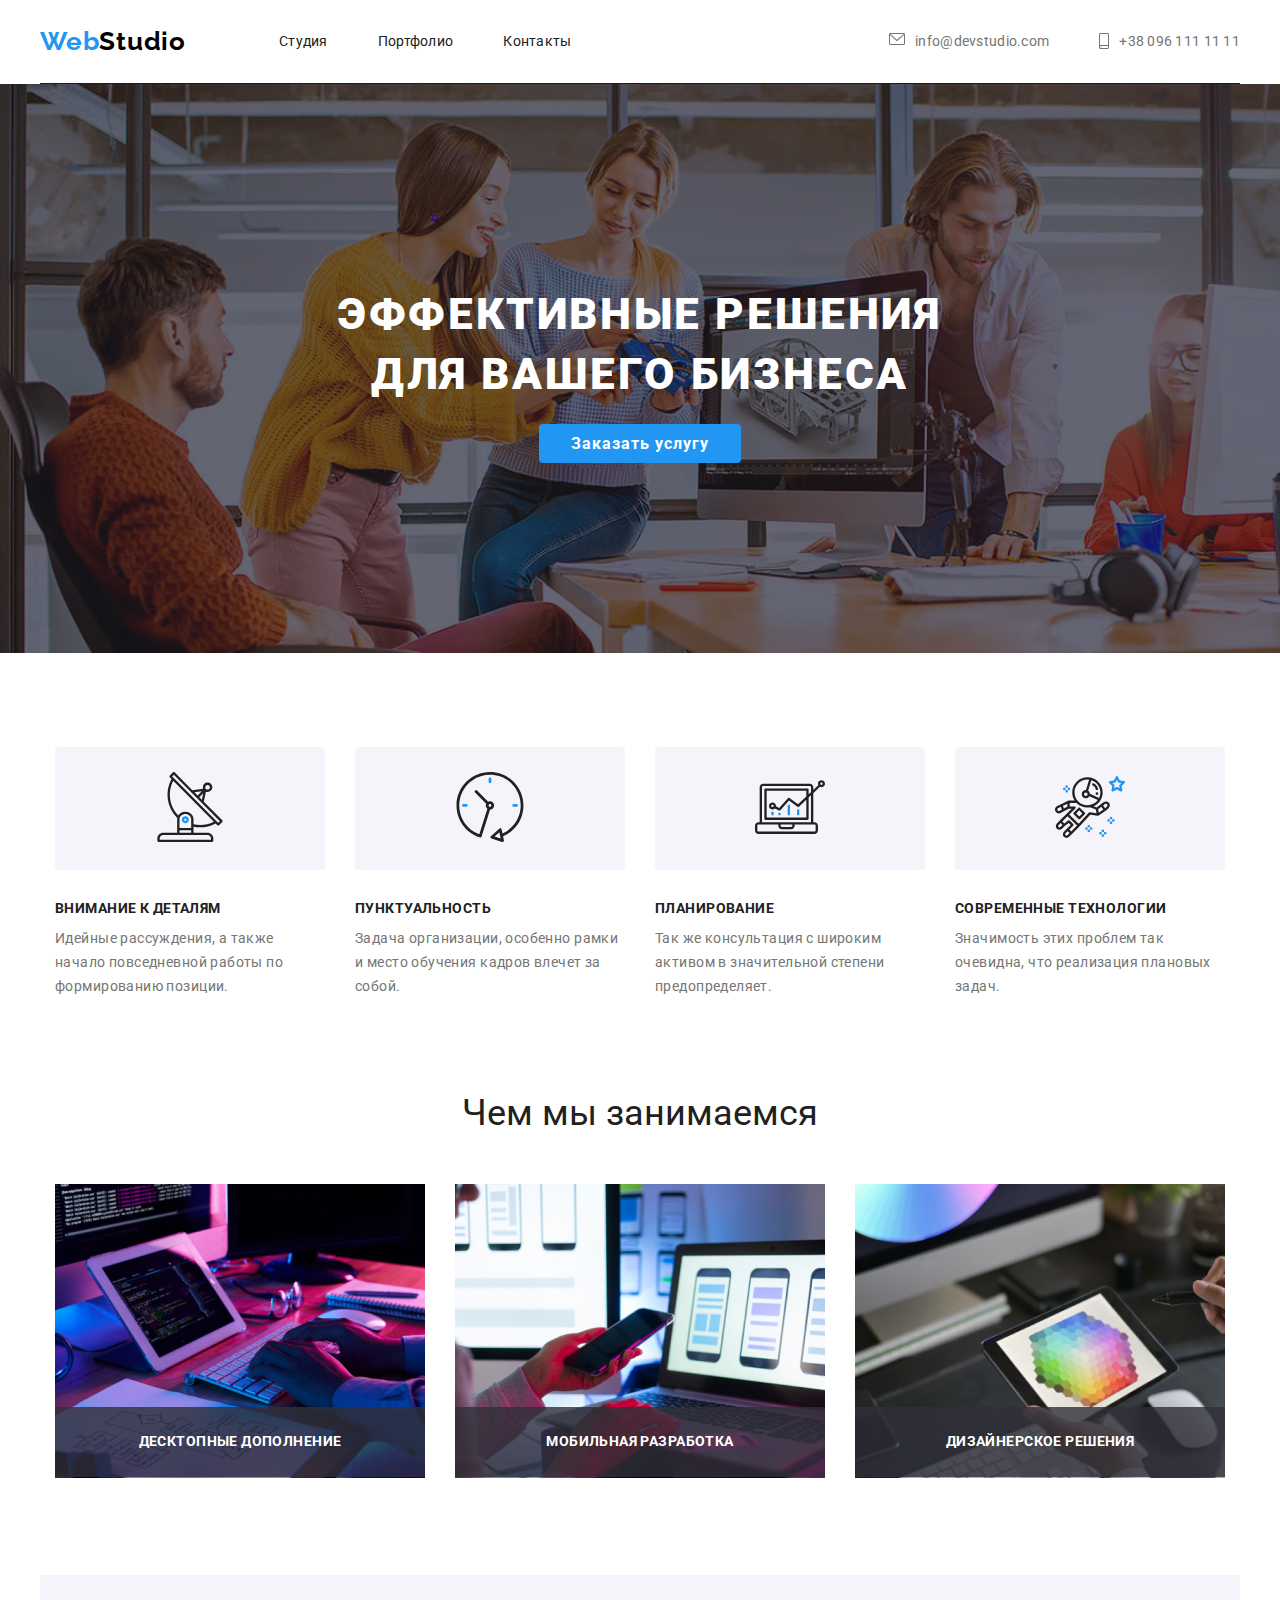
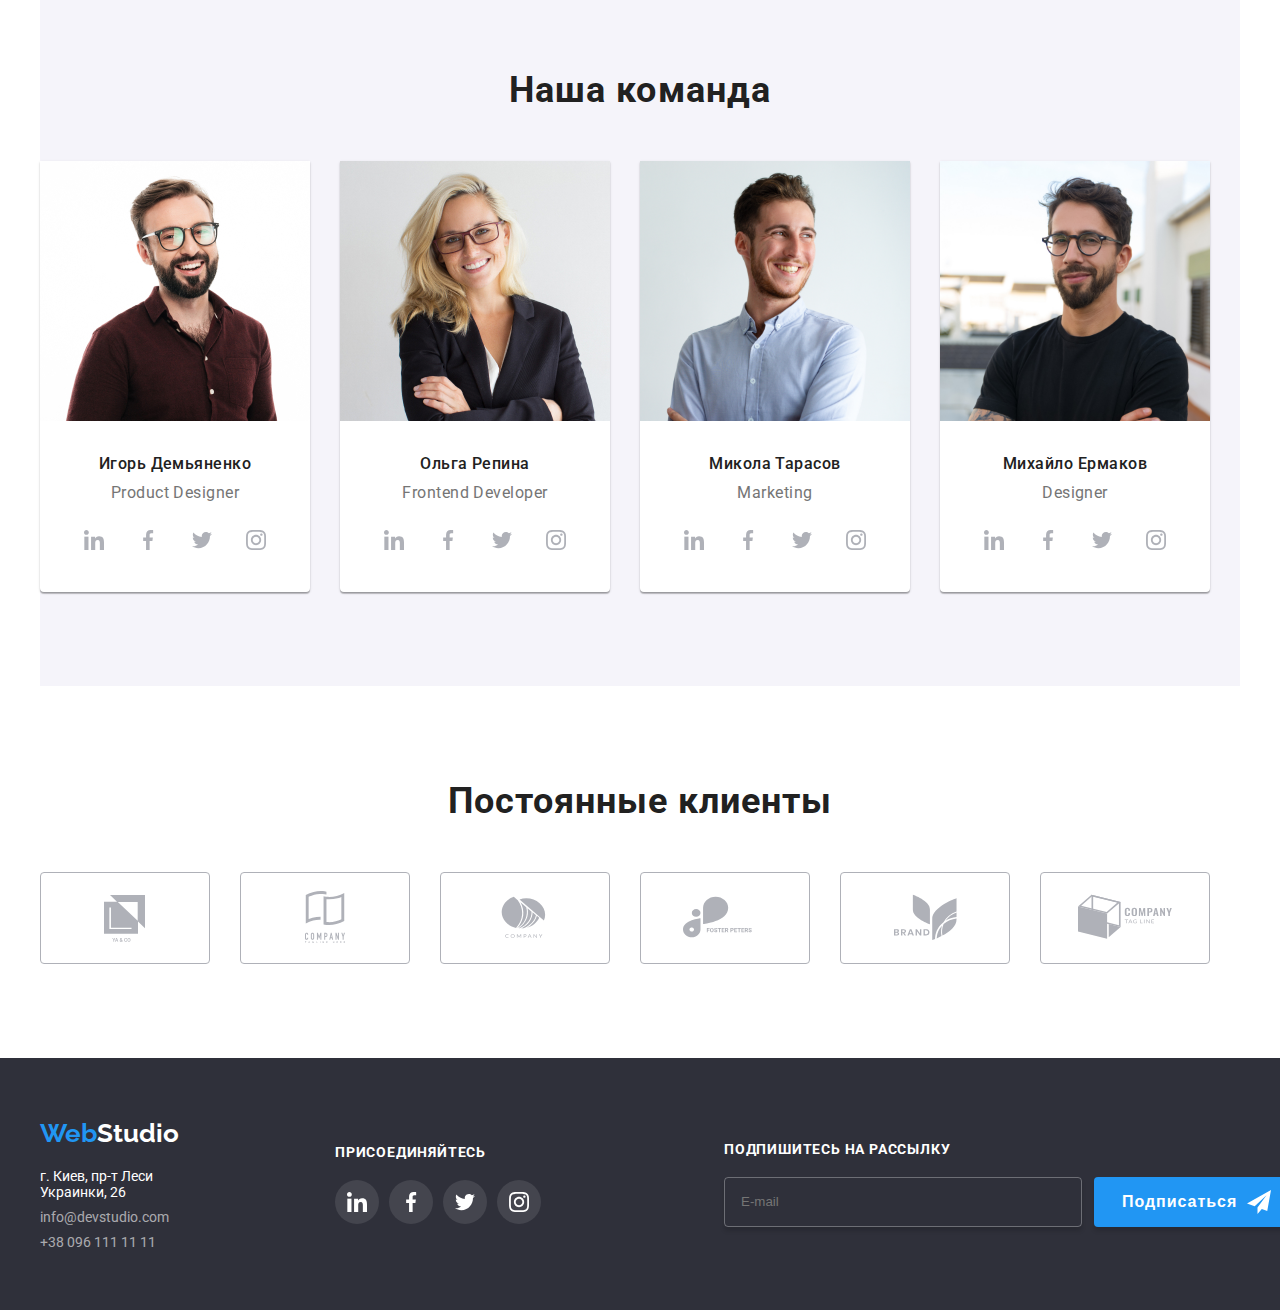
<file: index.html>
<!DOCTYPE html>
<html>
  <head>
    <link rel="stylesheet" href="css/style.css">
    <meta charset="UTF-8">
    <meta name="viewport" content="width=device-width, initial-scale=1">
    <link href="https://fonts.googleapis.com/css?family=Raleway:700,800&display=swap" rel="stylesheet"/>
    <link href="https://fonts.googleapis.com/css2?family=IBM+Plex+Mono&family=Inconsolata:wght@200&family=Roboto&family=Roboto+Mono:wght@300&family=Rubik:wght@400;700&display=swap" rel="stylesheet">
    <body>
      <div class="wrapper">
        <header id="open" class="header">
          <div id="close" class="header__container container">
              <nav class="menu__body menu-main">
                <a href="#" class="header__logo"><span>Web</span>Studio</a>
                <ul class="menu__list menu-list-main">
                  <li class="menu__item"><a href="#" class="menu__link">Студия</a></li>
                  <li class="menu__item"><a href="portfolio.html" class="menu__link">Портфолио</a></li>
                  <li class="menu__item"><a href="#" class="menu__link">Контакты</a></li>
                </ul>
              </nav>
              <div class="header__button">
                <a href="#open" class="icon-menu"><span></span></a>
                <a href="#close" class="close-icon-menu"></a>
              </div>
                <ul class="menu__list menu-list-contacts">
                  <li class="menu__item"><a href="#popup" class="menu__link link__phone_color">
                    <svg class="menu-contacts__icon" xmlns="http://www.w3.org/2000/svg" width="16" height="12" viewBox="0 0 16 12" fill="none">
                      <path d="M14.5 0H1.50001C0.672854 0 0 0.672853 0 1.50001V10.5C0 11.3271 0.672854 12 1.50001 12H14.5C15.3271 12 16 11.3271 16 10.5V1.50001C16 0.672853 15.3271 0 14.5 0ZM14.5 0.999994C14.5679 0.999994 14.6325 1.01409 14.6916 1.0387L8 6.83838L1.30833 1.0387C1.36742 1.01412 1.43204 0.999994 1.49998 0.999994H14.5ZM14.5 11H1.50001C1.22414 11 0.999996 10.7759 0.999996 10.5V2.09521L7.67236 7.87792C7.76661 7.95944 7.8833 7.99999 8 7.99999C8.1167 7.99999 8.23339 7.95948 8.32764 7.87792L15 2.09521V10.5C15 10.7759 14.7759 11 14.5 11Z" fill="#757575"/>
                    </svg>
                    info@devstudio.com
                  </a></li>
                  <li class="menu__item"><a href="#" class="menu__link link__phone_color">
                    <svg class="menu-contacts__icon" xmlns="http://www.w3.org/2000/svg" width="10" height="16" viewBox="0 0 10 16" fill="none">
                      <path d="M8.5 0H1.5C0.672848 0 0 0.672848 0 1.5V14.5C0 15.3272 0.672848 16 1.5 16H8.5C9.32715 16 10 15.3272 10 14.5V1.5C10 0.672848 9.32715 0 8.5 0ZM1.5 1H8.5C8.77588 1 9 1.22412 9 1.5V12H1V1.5C1 1.22412 1.22412 1 1.5 1ZM8.5 15H1.5C1.22412 15 1 14.7759 1 14.5V13H9V14.5C9 14.7759 8.77588 15 8.5 15Z" fill="#757575"/>
                      <path d="M2.35355 13.7388C2.54882 13.9212 2.54882 14.2168 2.35355 14.3991C2.15828 14.5815 1.84172 14.5815 1.64645 14.3991C1.45118 14.2168 1.45118 13.9212 1.64645 13.7388C1.84172 13.5565 2.15828 13.5565 2.35355 13.7388Z" fill="#757575"/>
                    </svg>
                      +38 096 111 11 11
                    </a>
                  </li>
                </ul>
                <div class="menu-container js-menu-container" id="mobile-menu">
                  <nav>
                    <ul class="nav-list">
                      <li class="nav-item">
                        <a href="index.html" class="nav-item__item">Студія</a>
                      </li>
                      <li class="nav-item">
                        <a href="portfolio.html" class="nav-item__item">Портфоліо</a>
                      </li>
                      <li class="nav-item">
                        <a href="" class="nav-item__item">Контакти</a>
                      </li>
                    </ul>
                  </nav>
                  <ul class="number-info">
                    <li class="nav-item list-number">
                      <a href="tel:+38 096 111 11 11" class="nav-item__item list-number-number">
                        +38 096 111 11 11
                      </a>
                    </li>
                    <li class="nav-item list-number">
                      <a href="info@devstudio.com" class="nav-item__item list-number-mail">
                        info@devstudio.com
                      </a>
                    </li>
                    <ul class="nav-social">
                      <li class="nav-social__item"><a href="#" class="nav-social__link">Instagram</a></li>
                      <li class="nav-social__item"><a href="#" class="nav-social__link">Twitter</a></li>
                      <li class="nav-social__item"><a href="#" class="nav-social__link">Facebook</a></li>
                      <li class="nav-social__item"><a href="#" class="nav-social__link">linkedIn</a></li>
                    </ul>
                  </ul>
                </div>
          </div>
        </header>
        <main class="main">
          <div id="popup" class="popup">
            <div class="popup__container container">
                  <div class="popup__content">
                    <a href="#main" class="popup__close-button"><svg class="popup__close-button_link" xmlns="http://www.w3.org/2000/svg" width="36" height="36" viewBox="0 0 18 18" fill="none">
                      <path d="M15 4.10786L13.8921 3L9.5 7.39214L5.10786 3L4 4.10786L8.39214 8.5L4 12.8921L5.10786 14L9.5 9.60786L13.8921 14L15 12.8921L10.6079 8.5L15 4.10786Z" fill="black"/>
                    </svg></a>
                    <div class="popup__title">Оставьте свои данные, мы вам перезвоним</div>
                    <div class="popup__register register">
                      <div class="register__name block-regist">
                        <label for="name" class="register__title">Name</label><br>
                        <input type="text" id="name" required>
                      </div>
                      <div class="register__name block-regist">
                        <label for="phone" class="register__title">Phone</label><br>
                        <input type="text" id="phone" required>
                      </div>
                      <div class="register__name block-regist">
                        <label for="email" class="register__title">Email</label><br>
                        <input type="text" id="email" required>
                      </div>
                      <div class="register__text-area text-area">
                        <label for="textarea">Комментария</label><br>
                        <div class="text-area__block">
                          <textarea name="textarea" placeholder="Enter" id="textarea" class="textareas"></textarea>
                        </div>
                      </div>
                      <div class="register__checkbox checkbox">
                        <input type="checkbox" class="checkbox">
                        <div class="checkbox__text">Соглашаюсь с рассылкой и принимаю <span><a href="#" class="checkbox__link">Условия договора </a></span></div>
                      </div>
                      <div class="register__button">
                        <a href="">Отправить</a>
                      </div>
                    </div>
                  </div>
            </div>
          </div>
          <section class="service">
            <div class="service__container container">
                <div class="service__image"></div>
                <div class="service__block-text">
                  <div class="service__title">Эффективные решения для вашего бизнеса</div>
                  <div class="service__button1">
                    <a href="" class="service__button">Заказать услугу</a>
                  </div>
                </div>
            </div>
          </section>
          <section class="applications">
            <div class="applications__container container">
              <ul class="functions-applications__body body-functions-applications">
                <li class="body-functions-applications__item">
                  <a href="#" class="body-functions-applications__icon"><img src="image/icons/app1.svg" alt="0"></a>
                  <div class="body-functions-applications__block-text">
                    <div class="body-functions-applications__title">ВНИМАНИЕ К ДЕТАЛЯМ</div>
                    <div class="body-functions-applications__text">Идейные рассуждения, а также начало повседневной работы по формированию позиции.</div>
                  </div>
                </li>
                <li class="body-functions-applications__item">
                  <a href="#" class="body-functions-applications__icon"><img src="image/icons/app2.svg" alt="0"></a>
                  <div class="body-functions-applications__block-text">
                    <div class="body-functions-applications__title">ПУНКТУАЛЬНОСТЬ</div>
                    <div class="body-functions-applications__text">Задача организации, особенно рамки и место обучения кадров влечет за собой.</div>
                  </div>
                </li>
                <li class="body-functions-applications__item">
                  <a href="#" class="body-functions-applications__icon"><img src="image/icons/app3.svg" alt="0"></a>
                  <div class="body-functions-applications__block-text">
                    <div class="body-functions-applications__title">ПЛАНИРОВАНИЕ</div>
                    <div class="body-functions-applications__text">Так же консультация с широким активом в значительной степени предопределяет.</div>
                  </div>
                </li>
                <li class="body-functions-applications__item"> 
                  <a href="#" class="body-functions-applications__icon"><img src="image/icons/app4.svg" alt="0"></a>
                  <div class="body-functions-applications__block-text">
                    <div class="body-functions-applications__title">СОВРЕМЕННЫЕ ТЕХНОЛОГИИ</div>
                    <div class="body-functions-applications__text">Значимость этих проблем так очевидна, что реализация плановых задач.</div>
                  </div></li>
              </ul class="functions-applications__body body-functions-applications">
            </div>
          </section>
          <section class="operations">
            <div class="operations__container container">
              <div class="operations__content">
                <div class="operations__title">Чем мы занимаемся</div>
              </div>
              <div class="operations__block-image block-image">
                <div class="block-image__item">
                 <img src="image/чем мы занимаемся/img.jpg" width="370px" height="294px" alt="0">
                 <div class="block-image__text">Десктопные Дополнение</div>
                </div>
                <div class="block-image__item">
                 <img src="image/чем мы занимаемся/img2.jpg" width="370px" height="294px" alt="0">
                 <a href="" class="block-image__text">Мобильная разработка</a>
                </div>
                <div class="block-image__item">
                 <img src="image/чем мы занимаемся/img3.jpg" width="370px" height="294px" alt="0">
                 <a href="" class="block-image__text">Дизайнерское решения</a>
                </div>
              </div>
            </div>
          </section>
          <section class="crew">
            <div class="crew__container container">
              <div class="crew__body">
                <div class="crew__title">Наша команда</div>
              </div>
              <div class="crew__block-card block-card">
                 <div class="block-card__item">
                   <img src="image/Наша команда/img.jpg" width="270px" height="260px" alt="0" class="block-card__image">
                   <div class="block-card__title">Игорь Демьяненко</div>
                   <div class="block-card__text">Product Designer</div>
                   <nav class="block-card__block-icons block-icons">
                    <li class="blokc-icons__icon"><a href="#" class="block-icons__link-icon"><svg width="44" height="44" viewBox="0 0 44 44" fill="none" xmlns="http://www.w3.org/2000/svg">
                      <g clip-path="url(#clip0_1_867)">
                      <path d="M31.995 32.0001V31.9993H32V24.6643C32 21.0759 31.2275 18.3118 27.0325 18.3118C25.0158 18.3118 23.6625 19.4184 23.11 20.4676H23.0517V18.6468H19.0742V31.9993H23.2158V25.3876C23.2158 23.6468 23.5458 21.9634 25.7017 21.9634C27.8258 21.9634 27.8575 23.9501 27.8575 25.4993V32.0001H31.995Z" fill="#AFB1B8"/>
                      <path d="M12.33 18.6475H16.4767V32H12.33V18.6475Z" fill="#AFB1B8"/>
                      <path d="M14.4017 12C13.0758 12 12 13.0758 12 14.4017C12 15.7275 13.0758 16.8258 14.4017 16.8258C15.7275 16.8258 16.8033 15.7275 16.8033 14.4017C16.8025 13.0758 15.7267 12 14.4017 12V12Z" fill="#AFB1B8"/>
                      </g>
                      <defs>
                      <clipPath id="clip0_1_867">
                      <rect width="20" height="20" fill="white" transform="translate(12 12)"/>
                      </clipPath>
                      </defs>
                      </svg></a></li>
                    <li class="blokc-icons__icon">
                      <a href="#" class="block-icons__link-icon"><svg width="44" height="44" viewBox="0 0 44 44" fill="none" xmlns="http://www.w3.org/2000/svg">
                        <g clip-path="url(#clip0_1_873)">
                        <path d="M25.3309 15.3208H27.1567V12.1408C26.8417 12.0975 25.7584 12 24.4967 12C21.8642 12 20.0609 13.6558 20.0609 16.6992V19.5H17.1559V23.055H20.0609V32H23.6226V23.0558H26.4101L26.8526 19.5008H23.6217V17.0517C23.6226 16.0242 23.8992 15.3208 25.3309 15.3208Z" fill="#AFB1B8"/>
                        </g>
                        <defs>
                        <clipPath id="clip0_1_873">
                        <rect width="20" height="20" fill="white" transform="translate(12 12)"/>
                        </clipPath>
                        </defs>
                        </svg>
                        </a>
                    </li>
                    <li class="blokc-icons__icon"><a href="#" class="block-icons__link-icon"><svg width="44" height="44" viewBox="0 0 44 44" fill="none" xmlns="http://www.w3.org/2000/svg">
                      <g clip-path="url(#clip0_1_877)">
                      <path d="M32 15.7988C31.2563 16.125 30.4637 16.3412 29.6375 16.4462C30.4875 15.9388 31.1363 15.1412 31.4412 14.18C30.6488 14.6525 29.7738 14.9863 28.8412 15.1725C28.0887 14.3713 27.0162 13.875 25.8462 13.875C23.5763 13.875 21.7487 15.7175 21.7487 17.9763C21.7487 18.3012 21.7762 18.6137 21.8438 18.9112C18.435 18.745 15.4188 17.1113 13.3925 14.6225C13.0387 15.2363 12.8313 15.9388 12.8313 16.695C12.8313 18.115 13.5625 19.3737 14.6525 20.1025C13.9937 20.09 13.3475 19.8988 12.8 19.5975C12.8 19.61 12.8 19.6262 12.8 19.6425C12.8 21.635 14.2212 23.29 16.085 23.6712C15.7512 23.7625 15.3875 23.8062 15.01 23.8062C14.7475 23.8062 14.4825 23.7913 14.2337 23.7362C14.765 25.36 16.2725 26.5538 18.065 26.5925C16.67 27.6838 14.8988 28.3412 12.9813 28.3412C12.645 28.3412 12.3225 28.3263 12 28.285C13.8162 29.4563 15.9688 30.125 18.29 30.125C25.835 30.125 29.96 23.875 29.96 18.4575C29.96 18.2762 29.9538 18.1013 29.945 17.9275C30.7588 17.35 31.4425 16.6288 32 15.7988Z" fill="#AFB1B8"/>
                      </g>
                      <defs>
                      <clipPath id="clip0_1_877">
                      <rect width="20" height="20" fill="white" transform="translate(12 12)"/>
                      </clipPath>
                      </defs>
                      </svg></a></li>
                    <li class="blokc-icons__icon"><a href="#" class="block-icons__link-icon"><svg width="44" height="44" viewBox="0 0 44 44" fill="none" xmlns="http://www.w3.org/2000/svg">
                      <g clip-path="url(#clip0_1_883)">
                      <path d="M31.9804 17.8801C31.9336 16.8174 31.7617 16.0868 31.5156 15.4537C31.2616 14.7818 30.8709 14.1801 30.359 13.68C29.8589 13.1721 29.2533 12.7774 28.5891 12.5274C27.9524 12.2813 27.2256 12.1094 26.163 12.0626C25.0924 12.0118 24.7525 12 22.0371 12C19.3217 12 18.9818 12.0118 17.9152 12.0586C16.8525 12.1055 16.1219 12.2775 15.489 12.5235C14.8169 12.7774 14.2153 13.1681 13.7152 13.68C13.2073 14.1801 12.8127 14.7857 12.5626 15.4499C12.3164 16.0868 12.1446 16.8134 12.0977 17.8761C12.0469 18.9467 12.0352 19.2866 12.0352 22.002C12.0352 24.7173 12.0469 25.0572 12.0938 26.1239C12.1406 27.1865 12.3126 27.9171 12.5588 28.5502C12.8127 29.2221 13.2073 29.8238 13.7152 30.3239C14.2153 30.8318 14.8209 31.2265 15.4851 31.4765C16.1219 31.7226 16.8486 31.8945 17.9114 31.9413C18.9779 31.9883 19.3179 31.9999 22.0333 31.9999C24.7487 31.9999 25.0885 31.9883 26.1552 31.9413C27.2179 31.8945 27.9484 31.7226 28.5813 31.4765C29.9254 30.9568 30.9881 29.8941 31.5078 28.5502C31.7538 27.9133 31.9258 27.1865 31.9727 26.1239C32.0195 25.0572 32.0313 24.7173 32.0313 22.002C32.0313 19.2866 32.0273 18.9467 31.9804 17.8801ZM30.1794 26.0457C30.1364 27.0225 29.9723 27.5499 29.8356 27.9015C29.4995 28.7728 28.808 29.4643 27.9367 29.8004C27.5851 29.9372 27.0538 30.1012 26.0809 30.1441C25.026 30.1911 24.7096 30.2027 22.0411 30.2027C19.3726 30.2027 19.0522 30.1911 18.0011 30.1441C17.0244 30.1012 16.4969 29.9372 16.1453 29.8004C15.7117 29.6402 15.317 29.3862 14.9967 29.0541C14.6646 28.7298 14.4106 28.3391 14.2504 27.9055C14.1137 27.5539 13.9496 27.0225 13.9067 26.0497C13.8597 24.9948 13.8481 24.6783 13.8481 22.0097C13.8481 19.3412 13.8597 19.0209 13.9067 17.9699C13.9496 16.9932 14.1137 16.4657 14.2504 16.1141C14.4106 15.6804 14.6646 15.2859 15.0007 14.9654C15.3248 14.6333 15.7155 14.3793 16.1493 14.2192C16.5009 14.0825 17.0323 13.9184 18.0051 13.8754C19.06 13.8285 19.3765 13.8168 22.0449 13.8168C24.7174 13.8168 25.0337 13.8285 26.0848 13.8754C27.0616 13.9184 27.589 14.0825 27.9407 14.2192C28.3742 14.3793 28.7689 14.6333 29.0893 14.9654C29.4213 15.2897 29.6753 15.6804 29.8356 16.1141C29.9723 16.4657 30.1364 16.997 30.1794 17.9699C30.2263 19.0248 30.238 19.3412 30.238 22.0097C30.238 24.6783 30.2263 24.9908 30.1794 26.0457Z" fill="#AFB1B8"/>
                      <path d="M22.0371 16.8641C19.2007 16.8641 16.8994 19.1653 16.8994 22.0019C16.8994 24.8384 19.2007 27.1396 22.0371 27.1396C24.8737 27.1396 27.1749 24.8384 27.1749 22.0019C27.1749 19.1653 24.8737 16.8641 22.0371 16.8641ZM22.0371 25.3346C20.197 25.3346 18.7044 23.8421 18.7044 22.0019C18.7044 20.1616 20.197 18.6691 22.0371 18.6691C23.8774 18.6691 25.3698 20.1616 25.3698 22.0019C25.3698 23.8421 23.8774 25.3346 22.0371 25.3346Z" fill="#AFB1B8"/>
                      <path d="M28.5775 16.6611C28.5775 17.3235 28.0404 17.8605 27.3779 17.8605C26.7155 17.8605 26.1785 17.3235 26.1785 16.6611C26.1785 15.9986 26.7155 15.4617 27.3779 15.4617C28.0404 15.4617 28.5775 15.9986 28.5775 16.6611Z" fill="#AFB1B8"/>
                      </g>
                      <defs>
                      <clipPath id="clip0_1_883">
                      <rect width="20" height="20" fill="white" transform="translate(12 12)"/>
                      </clipPath>
                      </defs>
                      </svg>
                      </a></li>
                  </nav>
                </div>
                 <div class="block-card__item">
                   <img src="image/Наша команда/img2.jpg" width="270px" height="260px" alt="0" class="block-card__image">
                   <div class="block-card__title">Ольга Репина</div>
                   <div class="block-card__text">Frontend Developer</div>
                   <nav class="block-card__block-icons block-icons">
                    <li class="blokc-icons__icon"><a href="#" class="block-icons__link-icon"><svg width="44" height="44" viewBox="0 0 44 44" fill="none" xmlns="http://www.w3.org/2000/svg">
                      <g clip-path="url(#clip0_1_867)">
                      <path d="M31.995 32.0001V31.9993H32V24.6643C32 21.0759 31.2275 18.3118 27.0325 18.3118C25.0158 18.3118 23.6625 19.4184 23.11 20.4676H23.0517V18.6468H19.0742V31.9993H23.2158V25.3876C23.2158 23.6468 23.5458 21.9634 25.7017 21.9634C27.8258 21.9634 27.8575 23.9501 27.8575 25.4993V32.0001H31.995Z" fill="#AFB1B8"/>
                      <path d="M12.33 18.6475H16.4767V32H12.33V18.6475Z" fill="#AFB1B8"/>
                      <path d="M14.4017 12C13.0758 12 12 13.0758 12 14.4017C12 15.7275 13.0758 16.8258 14.4017 16.8258C15.7275 16.8258 16.8033 15.7275 16.8033 14.4017C16.8025 13.0758 15.7267 12 14.4017 12V12Z" fill="#AFB1B8"/>
                      </g>
                      <defs>
                      <clipPath id="clip0_1_867">
                      <rect width="20" height="20" fill="white" transform="translate(12 12)"/>
                      </clipPath>
                      </defs>
                      </svg></a></li>
                    <li class="blokc-icons__icon">
                      <a href="#" class="block-icons__link-icon"><svg width="44" height="44" viewBox="0 0 44 44" fill="none" xmlns="http://www.w3.org/2000/svg">
                        <g clip-path="url(#clip0_1_873)">
                        <path d="M25.3309 15.3208H27.1567V12.1408C26.8417 12.0975 25.7584 12 24.4967 12C21.8642 12 20.0609 13.6558 20.0609 16.6992V19.5H17.1559V23.055H20.0609V32H23.6226V23.0558H26.4101L26.8526 19.5008H23.6217V17.0517C23.6226 16.0242 23.8992 15.3208 25.3309 15.3208Z" fill="#AFB1B8"/>
                        </g>
                        <defs>
                        <clipPath id="clip0_1_873">
                        <rect width="20" height="20" fill="white" transform="translate(12 12)"/>
                        </clipPath>
                        </defs>
                        </svg>
                        </a>
                    </li>
                    <li class="blokc-icons__icon"><a href="#" class="block-icons__link-icon"><svg width="44" height="44" viewBox="0 0 44 44" fill="none" xmlns="http://www.w3.org/2000/svg">
                      <g clip-path="url(#clip0_1_877)">
                      <path d="M32 15.7988C31.2563 16.125 30.4637 16.3412 29.6375 16.4462C30.4875 15.9388 31.1363 15.1412 31.4412 14.18C30.6488 14.6525 29.7738 14.9863 28.8412 15.1725C28.0887 14.3713 27.0162 13.875 25.8462 13.875C23.5763 13.875 21.7487 15.7175 21.7487 17.9763C21.7487 18.3012 21.7762 18.6137 21.8438 18.9112C18.435 18.745 15.4188 17.1113 13.3925 14.6225C13.0387 15.2363 12.8313 15.9388 12.8313 16.695C12.8313 18.115 13.5625 19.3737 14.6525 20.1025C13.9937 20.09 13.3475 19.8988 12.8 19.5975C12.8 19.61 12.8 19.6262 12.8 19.6425C12.8 21.635 14.2212 23.29 16.085 23.6712C15.7512 23.7625 15.3875 23.8062 15.01 23.8062C14.7475 23.8062 14.4825 23.7913 14.2337 23.7362C14.765 25.36 16.2725 26.5538 18.065 26.5925C16.67 27.6838 14.8988 28.3412 12.9813 28.3412C12.645 28.3412 12.3225 28.3263 12 28.285C13.8162 29.4563 15.9688 30.125 18.29 30.125C25.835 30.125 29.96 23.875 29.96 18.4575C29.96 18.2762 29.9538 18.1013 29.945 17.9275C30.7588 17.35 31.4425 16.6288 32 15.7988Z" fill="#AFB1B8"/>
                      </g>
                      <defs>
                      <clipPath id="clip0_1_877">
                      <rect width="20" height="20" fill="white" transform="translate(12 12)"/>
                      </clipPath>
                      </defs>
                      </svg></a></li>
                    <li class="blokc-icons__icon"><a href="#" class="block-icons__link-icon"><svg width="44" height="44" viewBox="0 0 44 44" fill="none" xmlns="http://www.w3.org/2000/svg">
                      <g clip-path="url(#clip0_1_883)">
                      <path d="M31.9804 17.8801C31.9336 16.8174 31.7617 16.0868 31.5156 15.4537C31.2616 14.7818 30.8709 14.1801 30.359 13.68C29.8589 13.1721 29.2533 12.7774 28.5891 12.5274C27.9524 12.2813 27.2256 12.1094 26.163 12.0626C25.0924 12.0118 24.7525 12 22.0371 12C19.3217 12 18.9818 12.0118 17.9152 12.0586C16.8525 12.1055 16.1219 12.2775 15.489 12.5235C14.8169 12.7774 14.2153 13.1681 13.7152 13.68C13.2073 14.1801 12.8127 14.7857 12.5626 15.4499C12.3164 16.0868 12.1446 16.8134 12.0977 17.8761C12.0469 18.9467 12.0352 19.2866 12.0352 22.002C12.0352 24.7173 12.0469 25.0572 12.0938 26.1239C12.1406 27.1865 12.3126 27.9171 12.5588 28.5502C12.8127 29.2221 13.2073 29.8238 13.7152 30.3239C14.2153 30.8318 14.8209 31.2265 15.4851 31.4765C16.1219 31.7226 16.8486 31.8945 17.9114 31.9413C18.9779 31.9883 19.3179 31.9999 22.0333 31.9999C24.7487 31.9999 25.0885 31.9883 26.1552 31.9413C27.2179 31.8945 27.9484 31.7226 28.5813 31.4765C29.9254 30.9568 30.9881 29.8941 31.5078 28.5502C31.7538 27.9133 31.9258 27.1865 31.9727 26.1239C32.0195 25.0572 32.0313 24.7173 32.0313 22.002C32.0313 19.2866 32.0273 18.9467 31.9804 17.8801ZM30.1794 26.0457C30.1364 27.0225 29.9723 27.5499 29.8356 27.9015C29.4995 28.7728 28.808 29.4643 27.9367 29.8004C27.5851 29.9372 27.0538 30.1012 26.0809 30.1441C25.026 30.1911 24.7096 30.2027 22.0411 30.2027C19.3726 30.2027 19.0522 30.1911 18.0011 30.1441C17.0244 30.1012 16.4969 29.9372 16.1453 29.8004C15.7117 29.6402 15.317 29.3862 14.9967 29.0541C14.6646 28.7298 14.4106 28.3391 14.2504 27.9055C14.1137 27.5539 13.9496 27.0225 13.9067 26.0497C13.8597 24.9948 13.8481 24.6783 13.8481 22.0097C13.8481 19.3412 13.8597 19.0209 13.9067 17.9699C13.9496 16.9932 14.1137 16.4657 14.2504 16.1141C14.4106 15.6804 14.6646 15.2859 15.0007 14.9654C15.3248 14.6333 15.7155 14.3793 16.1493 14.2192C16.5009 14.0825 17.0323 13.9184 18.0051 13.8754C19.06 13.8285 19.3765 13.8168 22.0449 13.8168C24.7174 13.8168 25.0337 13.8285 26.0848 13.8754C27.0616 13.9184 27.589 14.0825 27.9407 14.2192C28.3742 14.3793 28.7689 14.6333 29.0893 14.9654C29.4213 15.2897 29.6753 15.6804 29.8356 16.1141C29.9723 16.4657 30.1364 16.997 30.1794 17.9699C30.2263 19.0248 30.238 19.3412 30.238 22.0097C30.238 24.6783 30.2263 24.9908 30.1794 26.0457Z" fill="#AFB1B8"/>
                      <path d="M22.0371 16.8641C19.2007 16.8641 16.8994 19.1653 16.8994 22.0019C16.8994 24.8384 19.2007 27.1396 22.0371 27.1396C24.8737 27.1396 27.1749 24.8384 27.1749 22.0019C27.1749 19.1653 24.8737 16.8641 22.0371 16.8641ZM22.0371 25.3346C20.197 25.3346 18.7044 23.8421 18.7044 22.0019C18.7044 20.1616 20.197 18.6691 22.0371 18.6691C23.8774 18.6691 25.3698 20.1616 25.3698 22.0019C25.3698 23.8421 23.8774 25.3346 22.0371 25.3346Z" fill="#AFB1B8"/>
                      <path d="M28.5775 16.6611C28.5775 17.3235 28.0404 17.8605 27.3779 17.8605C26.7155 17.8605 26.1785 17.3235 26.1785 16.6611C26.1785 15.9986 26.7155 15.4617 27.3779 15.4617C28.0404 15.4617 28.5775 15.9986 28.5775 16.6611Z" fill="#AFB1B8"/>
                      </g>
                      <defs>
                      <clipPath id="clip0_1_883">
                      <rect width="20" height="20" fill="white" transform="translate(12 12)"/>
                      </clipPath>
                      </defs>
                      </svg>
                      </a></li>
                  </nav>
                </div>
                  <div class="block-card__item">
                  <img src="image/Наша команда/img3.jpg" width="270px" height="260px" alt="0" class="block-card__image">
                  <div class="block-card__title">Микола Тарасов</div>
                  <div class="block-card__text">Marketing</div>
                  <nav class="block-card__block-icons block-icons">
                    <li class="blokc-icons__icon"><a href="#" class="block-icons__link-icon"><svg width="44" height="44" viewBox="0 0 44 44" fill="none" xmlns="http://www.w3.org/2000/svg">
                      <g clip-path="url(#clip0_1_867)">
                      <path d="M31.995 32.0001V31.9993H32V24.6643C32 21.0759 31.2275 18.3118 27.0325 18.3118C25.0158 18.3118 23.6625 19.4184 23.11 20.4676H23.0517V18.6468H19.0742V31.9993H23.2158V25.3876C23.2158 23.6468 23.5458 21.9634 25.7017 21.9634C27.8258 21.9634 27.8575 23.9501 27.8575 25.4993V32.0001H31.995Z" fill="#AFB1B8"/>
                      <path d="M12.33 18.6475H16.4767V32H12.33V18.6475Z" fill="#AFB1B8"/>
                      <path d="M14.4017 12C13.0758 12 12 13.0758 12 14.4017C12 15.7275 13.0758 16.8258 14.4017 16.8258C15.7275 16.8258 16.8033 15.7275 16.8033 14.4017C16.8025 13.0758 15.7267 12 14.4017 12V12Z" fill="#AFB1B8"/>
                      </g>
                      <defs>
                      <clipPath id="clip0_1_867">
                      <rect width="20" height="20" fill="white" transform="translate(12 12)"/>
                      </clipPath>
                      </defs>
                      </svg></a></li>
                    <li class="blokc-icons__icon">
                      <a href="#" class="block-icons__link-icon"><svg width="44" height="44" viewBox="0 0 44 44" fill="none" xmlns="http://www.w3.org/2000/svg">
                        <g clip-path="url(#clip0_1_873)">
                        <path d="M25.3309 15.3208H27.1567V12.1408C26.8417 12.0975 25.7584 12 24.4967 12C21.8642 12 20.0609 13.6558 20.0609 16.6992V19.5H17.1559V23.055H20.0609V32H23.6226V23.0558H26.4101L26.8526 19.5008H23.6217V17.0517C23.6226 16.0242 23.8992 15.3208 25.3309 15.3208Z" fill="#AFB1B8"/>
                        </g>
                        <defs>
                        <clipPath id="clip0_1_873">
                        <rect width="20" height="20" fill="white" transform="translate(12 12)"/>
                        </clipPath>
                        </defs>
                        </svg>
                        </a>
                    </li>
                    <li class="blokc-icons__icon"><a href="#" class="block-icons__link-icon"><svg width="44" height="44" viewBox="0 0 44 44" fill="none" xmlns="http://www.w3.org/2000/svg">
                      <g clip-path="url(#clip0_1_877)">
                      <path d="M32 15.7988C31.2563 16.125 30.4637 16.3412 29.6375 16.4462C30.4875 15.9388 31.1363 15.1412 31.4412 14.18C30.6488 14.6525 29.7738 14.9863 28.8412 15.1725C28.0887 14.3713 27.0162 13.875 25.8462 13.875C23.5763 13.875 21.7487 15.7175 21.7487 17.9763C21.7487 18.3012 21.7762 18.6137 21.8438 18.9112C18.435 18.745 15.4188 17.1113 13.3925 14.6225C13.0387 15.2363 12.8313 15.9388 12.8313 16.695C12.8313 18.115 13.5625 19.3737 14.6525 20.1025C13.9937 20.09 13.3475 19.8988 12.8 19.5975C12.8 19.61 12.8 19.6262 12.8 19.6425C12.8 21.635 14.2212 23.29 16.085 23.6712C15.7512 23.7625 15.3875 23.8062 15.01 23.8062C14.7475 23.8062 14.4825 23.7913 14.2337 23.7362C14.765 25.36 16.2725 26.5538 18.065 26.5925C16.67 27.6838 14.8988 28.3412 12.9813 28.3412C12.645 28.3412 12.3225 28.3263 12 28.285C13.8162 29.4563 15.9688 30.125 18.29 30.125C25.835 30.125 29.96 23.875 29.96 18.4575C29.96 18.2762 29.9538 18.1013 29.945 17.9275C30.7588 17.35 31.4425 16.6288 32 15.7988Z" fill="#AFB1B8"/>
                      </g>
                      <defs>
                      <clipPath id="clip0_1_877">
                      <rect width="20" height="20" fill="white" transform="translate(12 12)"/>
                      </clipPath>
                      </defs>
                      </svg></a></li>
                    <li class="blokc-icons__icon"><a href="#" class="block-icons__link-icon"><svg width="44" height="44" viewBox="0 0 44 44" fill="none" xmlns="http://www.w3.org/2000/svg">
                      <g clip-path="url(#clip0_1_883)">
                      <path d="M31.9804 17.8801C31.9336 16.8174 31.7617 16.0868 31.5156 15.4537C31.2616 14.7818 30.8709 14.1801 30.359 13.68C29.8589 13.1721 29.2533 12.7774 28.5891 12.5274C27.9524 12.2813 27.2256 12.1094 26.163 12.0626C25.0924 12.0118 24.7525 12 22.0371 12C19.3217 12 18.9818 12.0118 17.9152 12.0586C16.8525 12.1055 16.1219 12.2775 15.489 12.5235C14.8169 12.7774 14.2153 13.1681 13.7152 13.68C13.2073 14.1801 12.8127 14.7857 12.5626 15.4499C12.3164 16.0868 12.1446 16.8134 12.0977 17.8761C12.0469 18.9467 12.0352 19.2866 12.0352 22.002C12.0352 24.7173 12.0469 25.0572 12.0938 26.1239C12.1406 27.1865 12.3126 27.9171 12.5588 28.5502C12.8127 29.2221 13.2073 29.8238 13.7152 30.3239C14.2153 30.8318 14.8209 31.2265 15.4851 31.4765C16.1219 31.7226 16.8486 31.8945 17.9114 31.9413C18.9779 31.9883 19.3179 31.9999 22.0333 31.9999C24.7487 31.9999 25.0885 31.9883 26.1552 31.9413C27.2179 31.8945 27.9484 31.7226 28.5813 31.4765C29.9254 30.9568 30.9881 29.8941 31.5078 28.5502C31.7538 27.9133 31.9258 27.1865 31.9727 26.1239C32.0195 25.0572 32.0313 24.7173 32.0313 22.002C32.0313 19.2866 32.0273 18.9467 31.9804 17.8801ZM30.1794 26.0457C30.1364 27.0225 29.9723 27.5499 29.8356 27.9015C29.4995 28.7728 28.808 29.4643 27.9367 29.8004C27.5851 29.9372 27.0538 30.1012 26.0809 30.1441C25.026 30.1911 24.7096 30.2027 22.0411 30.2027C19.3726 30.2027 19.0522 30.1911 18.0011 30.1441C17.0244 30.1012 16.4969 29.9372 16.1453 29.8004C15.7117 29.6402 15.317 29.3862 14.9967 29.0541C14.6646 28.7298 14.4106 28.3391 14.2504 27.9055C14.1137 27.5539 13.9496 27.0225 13.9067 26.0497C13.8597 24.9948 13.8481 24.6783 13.8481 22.0097C13.8481 19.3412 13.8597 19.0209 13.9067 17.9699C13.9496 16.9932 14.1137 16.4657 14.2504 16.1141C14.4106 15.6804 14.6646 15.2859 15.0007 14.9654C15.3248 14.6333 15.7155 14.3793 16.1493 14.2192C16.5009 14.0825 17.0323 13.9184 18.0051 13.8754C19.06 13.8285 19.3765 13.8168 22.0449 13.8168C24.7174 13.8168 25.0337 13.8285 26.0848 13.8754C27.0616 13.9184 27.589 14.0825 27.9407 14.2192C28.3742 14.3793 28.7689 14.6333 29.0893 14.9654C29.4213 15.2897 29.6753 15.6804 29.8356 16.1141C29.9723 16.4657 30.1364 16.997 30.1794 17.9699C30.2263 19.0248 30.238 19.3412 30.238 22.0097C30.238 24.6783 30.2263 24.9908 30.1794 26.0457Z" fill="#AFB1B8"/>
                      <path d="M22.0371 16.8641C19.2007 16.8641 16.8994 19.1653 16.8994 22.0019C16.8994 24.8384 19.2007 27.1396 22.0371 27.1396C24.8737 27.1396 27.1749 24.8384 27.1749 22.0019C27.1749 19.1653 24.8737 16.8641 22.0371 16.8641ZM22.0371 25.3346C20.197 25.3346 18.7044 23.8421 18.7044 22.0019C18.7044 20.1616 20.197 18.6691 22.0371 18.6691C23.8774 18.6691 25.3698 20.1616 25.3698 22.0019C25.3698 23.8421 23.8774 25.3346 22.0371 25.3346Z" fill="#AFB1B8"/>
                      <path d="M28.5775 16.6611C28.5775 17.3235 28.0404 17.8605 27.3779 17.8605C26.7155 17.8605 26.1785 17.3235 26.1785 16.6611C26.1785 15.9986 26.7155 15.4617 27.3779 15.4617C28.0404 15.4617 28.5775 15.9986 28.5775 16.6611Z" fill="#AFB1B8"/>
                      </g>
                      <defs>
                      <clipPath id="clip0_1_883">
                      <rect width="20" height="20" fill="white" transform="translate(12 12)"/>
                      </clipPath>
                      </defs>
                      </svg>
                      </a></li>
                  </nav>
                </div>
                <div class="block-card__item">
                  <img src="image/Наша команда/img4.jpg" width="270px" height="260px" alt="0" class="block-card__image">
                  <div class="block-card__title">Михайло Ермаков</div>
                  <div class="block-card__text">Designer</div>
                  <nav class="block-card__block-icons block-icons">
                    <li class="blokc-icons__icon"><a href="#" class="block-icons__link-icon"><svg width="44" height="44" viewBox="0 0 44 44" fill="none" xmlns="http://www.w3.org/2000/svg">
                      <g clip-path="url(#clip0_1_867)">
                      <path d="M31.995 32.0001V31.9993H32V24.6643C32 21.0759 31.2275 18.3118 27.0325 18.3118C25.0158 18.3118 23.6625 19.4184 23.11 20.4676H23.0517V18.6468H19.0742V31.9993H23.2158V25.3876C23.2158 23.6468 23.5458 21.9634 25.7017 21.9634C27.8258 21.9634 27.8575 23.9501 27.8575 25.4993V32.0001H31.995Z" fill="#AFB1B8"/>
                      <path d="M12.33 18.6475H16.4767V32H12.33V18.6475Z" fill="#AFB1B8"/>
                      <path d="M14.4017 12C13.0758 12 12 13.0758 12 14.4017C12 15.7275 13.0758 16.8258 14.4017 16.8258C15.7275 16.8258 16.8033 15.7275 16.8033 14.4017C16.8025 13.0758 15.7267 12 14.4017 12V12Z" fill="#AFB1B8"/>
                      </g>
                      <defs>
                      <clipPath id="clip0_1_867">
                      <rect width="20" height="20" fill="white" transform="translate(12 12)"/>
                      </clipPath>
                      </defs>
                      </svg></a></li>
                    <li class="blokc-icons__icon">
                      <a href="#" class="block-icons__link-icon"><svg width="44" height="44" viewBox="0 0 44 44" fill="none" xmlns="http://www.w3.org/2000/svg">
                        <g clip-path="url(#clip0_1_873)">
                        <path d="M25.3309 15.3208H27.1567V12.1408C26.8417 12.0975 25.7584 12 24.4967 12C21.8642 12 20.0609 13.6558 20.0609 16.6992V19.5H17.1559V23.055H20.0609V32H23.6226V23.0558H26.4101L26.8526 19.5008H23.6217V17.0517C23.6226 16.0242 23.8992 15.3208 25.3309 15.3208Z" fill="#AFB1B8"/>
                        </g>
                        <defs>
                        <clipPath id="clip0_1_873">
                        <rect width="20" height="20" fill="white" transform="translate(12 12)"/>
                        </clipPath>
                        </defs>
                        </svg>
                        </a>
                    </li>
                    <li class="blokc-icons__icon"><a href="#" class="block-icons__link-icon"><svg width="44" height="44" viewBox="0 0 44 44" fill="none" xmlns="http://www.w3.org/2000/svg">
                      <g clip-path="url(#clip0_1_877)">
                      <path d="M32 15.7988C31.2563 16.125 30.4637 16.3412 29.6375 16.4462C30.4875 15.9388 31.1363 15.1412 31.4412 14.18C30.6488 14.6525 29.7738 14.9863 28.8412 15.1725C28.0887 14.3713 27.0162 13.875 25.8462 13.875C23.5763 13.875 21.7487 15.7175 21.7487 17.9763C21.7487 18.3012 21.7762 18.6137 21.8438 18.9112C18.435 18.745 15.4188 17.1113 13.3925 14.6225C13.0387 15.2363 12.8313 15.9388 12.8313 16.695C12.8313 18.115 13.5625 19.3737 14.6525 20.1025C13.9937 20.09 13.3475 19.8988 12.8 19.5975C12.8 19.61 12.8 19.6262 12.8 19.6425C12.8 21.635 14.2212 23.29 16.085 23.6712C15.7512 23.7625 15.3875 23.8062 15.01 23.8062C14.7475 23.8062 14.4825 23.7913 14.2337 23.7362C14.765 25.36 16.2725 26.5538 18.065 26.5925C16.67 27.6838 14.8988 28.3412 12.9813 28.3412C12.645 28.3412 12.3225 28.3263 12 28.285C13.8162 29.4563 15.9688 30.125 18.29 30.125C25.835 30.125 29.96 23.875 29.96 18.4575C29.96 18.2762 29.9538 18.1013 29.945 17.9275C30.7588 17.35 31.4425 16.6288 32 15.7988Z" fill="#AFB1B8"/>
                      </g>
                      <defs>
                      <clipPath id="clip0_1_877">
                      <rect width="20" height="20" fill="white" transform="translate(12 12)"/>
                      </clipPath>
                      </defs>
                      </svg></a></li>
                    <li class="blokc-icons__icon"><a href="#" class="block-icons__link-icon"><svg width="44" height="44" viewBox="0 0 44 44" fill="none" xmlns="http://www.w3.org/2000/svg">
                      <g clip-path="url(#clip0_1_883)">
                      <path d="M31.9804 17.8801C31.9336 16.8174 31.7617 16.0868 31.5156 15.4537C31.2616 14.7818 30.8709 14.1801 30.359 13.68C29.8589 13.1721 29.2533 12.7774 28.5891 12.5274C27.9524 12.2813 27.2256 12.1094 26.163 12.0626C25.0924 12.0118 24.7525 12 22.0371 12C19.3217 12 18.9818 12.0118 17.9152 12.0586C16.8525 12.1055 16.1219 12.2775 15.489 12.5235C14.8169 12.7774 14.2153 13.1681 13.7152 13.68C13.2073 14.1801 12.8127 14.7857 12.5626 15.4499C12.3164 16.0868 12.1446 16.8134 12.0977 17.8761C12.0469 18.9467 12.0352 19.2866 12.0352 22.002C12.0352 24.7173 12.0469 25.0572 12.0938 26.1239C12.1406 27.1865 12.3126 27.9171 12.5588 28.5502C12.8127 29.2221 13.2073 29.8238 13.7152 30.3239C14.2153 30.8318 14.8209 31.2265 15.4851 31.4765C16.1219 31.7226 16.8486 31.8945 17.9114 31.9413C18.9779 31.9883 19.3179 31.9999 22.0333 31.9999C24.7487 31.9999 25.0885 31.9883 26.1552 31.9413C27.2179 31.8945 27.9484 31.7226 28.5813 31.4765C29.9254 30.9568 30.9881 29.8941 31.5078 28.5502C31.7538 27.9133 31.9258 27.1865 31.9727 26.1239C32.0195 25.0572 32.0313 24.7173 32.0313 22.002C32.0313 19.2866 32.0273 18.9467 31.9804 17.8801ZM30.1794 26.0457C30.1364 27.0225 29.9723 27.5499 29.8356 27.9015C29.4995 28.7728 28.808 29.4643 27.9367 29.8004C27.5851 29.9372 27.0538 30.1012 26.0809 30.1441C25.026 30.1911 24.7096 30.2027 22.0411 30.2027C19.3726 30.2027 19.0522 30.1911 18.0011 30.1441C17.0244 30.1012 16.4969 29.9372 16.1453 29.8004C15.7117 29.6402 15.317 29.3862 14.9967 29.0541C14.6646 28.7298 14.4106 28.3391 14.2504 27.9055C14.1137 27.5539 13.9496 27.0225 13.9067 26.0497C13.8597 24.9948 13.8481 24.6783 13.8481 22.0097C13.8481 19.3412 13.8597 19.0209 13.9067 17.9699C13.9496 16.9932 14.1137 16.4657 14.2504 16.1141C14.4106 15.6804 14.6646 15.2859 15.0007 14.9654C15.3248 14.6333 15.7155 14.3793 16.1493 14.2192C16.5009 14.0825 17.0323 13.9184 18.0051 13.8754C19.06 13.8285 19.3765 13.8168 22.0449 13.8168C24.7174 13.8168 25.0337 13.8285 26.0848 13.8754C27.0616 13.9184 27.589 14.0825 27.9407 14.2192C28.3742 14.3793 28.7689 14.6333 29.0893 14.9654C29.4213 15.2897 29.6753 15.6804 29.8356 16.1141C29.9723 16.4657 30.1364 16.997 30.1794 17.9699C30.2263 19.0248 30.238 19.3412 30.238 22.0097C30.238 24.6783 30.2263 24.9908 30.1794 26.0457Z" fill="#AFB1B8"/>
                      <path d="M22.0371 16.8641C19.2007 16.8641 16.8994 19.1653 16.8994 22.0019C16.8994 24.8384 19.2007 27.1396 22.0371 27.1396C24.8737 27.1396 27.1749 24.8384 27.1749 22.0019C27.1749 19.1653 24.8737 16.8641 22.0371 16.8641ZM22.0371 25.3346C20.197 25.3346 18.7044 23.8421 18.7044 22.0019C18.7044 20.1616 20.197 18.6691 22.0371 18.6691C23.8774 18.6691 25.3698 20.1616 25.3698 22.0019C25.3698 23.8421 23.8774 25.3346 22.0371 25.3346Z" fill="#AFB1B8"/>
                      <path d="M28.5775 16.6611C28.5775 17.3235 28.0404 17.8605 27.3779 17.8605C26.7155 17.8605 26.1785 17.3235 26.1785 16.6611C26.1785 15.9986 26.7155 15.4617 27.3779 15.4617C28.0404 15.4617 28.5775 15.9986 28.5775 16.6611Z" fill="#AFB1B8"/>
                      </g>
                      <defs>
                      <clipPath id="clip0_1_883">
                      <rect width="20" height="20" fill="white" transform="translate(12 12)"/>
                      </clipPath>
                      </defs>
                      </svg>
                      </a></li>
                  </nav>
                </div>
               </div>
              </div>
            </section>
          <section class="client">
            <div class="client__container container">
            <div class="client__title">Постоянные клиенты</div>
            <div class="client__base client-base">
              <ul class="client-base__items">
                <li class="client-base__items-item">
                  <a href="#" class="client-base__link"><svg class="client-base__icon" width="106" height="60" viewBox="0 0 106 60" fill="none" xmlns="http://www.w3.org/2000/svg">
                    <g id="Logo ">
                    <g id="group">
                    <path id="Union" fill-rule="evenodd" clip-rule="evenodd" d="M38 7L45.0078 13.6341L32 13.6265V45.8137H66V33.507L73 40.1338V7H38ZM65.6924 32.7283L45.8226 13.918H65.6924V32.7283ZM59.5231 41.1055H37.3801V19.4579H38.9453V39.6397H59.5231V41.1055ZM42.6089 50.0991L41.791 51.7837L40.9731 50.0991H40.2871L41.481 52.3452V53.6538H42.1011V52.3452L43.2925 50.0991H42.6089ZM43.6367 53.6538L43.9248 52.8262H45.3018L45.5923 53.6538H46.2368L44.8916 50.0991H44.3374L42.9946 53.6538H43.6367ZM44.6133 50.8535L45.1284 52.3281H44.0981L44.6133 50.8535ZM47.8701 52.2427C47.7806 52.3794 47.7358 52.5299 47.7358 52.6943C47.7358 52.9938 47.8408 53.2371 48.0508 53.4243C48.2624 53.6099 48.5439 53.7026 48.8955 53.7026C49.2471 53.7026 49.5498 53.6074 49.8037 53.417L50.0039 53.6538H50.6924L50.1699 53.0361C50.375 52.7562 50.4775 52.3973 50.4775 51.9595H49.9624C49.9624 52.1987 49.9128 52.416 49.8135 52.6113L49.1274 51.8008L49.3691 51.625C49.54 51.5013 49.6629 51.3776 49.7378 51.2539C49.8127 51.1286 49.8501 50.9919 49.8501 50.8438C49.8501 50.6191 49.7671 50.4312 49.6011 50.2798C49.4367 50.1268 49.2251 50.0503 48.9663 50.0503C48.6798 50.0503 48.452 50.1317 48.2827 50.2944C48.1134 50.4556 48.0288 50.6753 48.0288 50.9536C48.0288 51.0675 48.0557 51.1855 48.1094 51.3076C48.1647 51.4297 48.2616 51.5778 48.3999 51.752C48.1362 51.9408 47.9596 52.1043 47.8701 52.2427ZM49.4741 53.0288C49.3 53.1623 49.1128 53.229 48.9126 53.229C48.7352 53.229 48.5936 53.1777 48.4878 53.0752C48.382 52.9727 48.3291 52.8392 48.3291 52.6748C48.3291 52.4844 48.4268 52.3151 48.6221 52.167L48.6978 52.1133L49.4741 53.0288ZM48.8369 51.4541C48.6693 51.2474 48.5854 51.0757 48.5854 50.939C48.5854 50.8201 48.6196 50.7217 48.688 50.6436C48.7563 50.5654 48.8483 50.5264 48.9639 50.5264C49.0713 50.5264 49.16 50.5597 49.23 50.6265C49.3 50.6916 49.335 50.7705 49.335 50.8633C49.335 51.0033 49.2845 51.118 49.1836 51.2075L49.1079 51.2686L48.8369 51.4541ZM54.623 53.3853C54.8672 53.172 55.0072 52.8758 55.043 52.4966H54.4277C54.3952 52.7505 54.3179 52.932 54.1958 53.041C54.0737 53.1501 53.8914 53.2046 53.6489 53.2046C53.3836 53.2046 53.1818 53.1037 53.0435 52.9019C52.9067 52.7 52.8384 52.4071 52.8384 52.0229V51.708C52.8416 51.3288 52.9149 51.0415 53.0581 50.8462C53.203 50.6493 53.4097 50.5508 53.6782 50.5508C53.9093 50.5508 54.0843 50.6077 54.2031 50.7217C54.3236 50.834 54.3984 51.0179 54.4277 51.2734H55.043C55.0039 50.8844 54.8647 50.5833 54.6255 50.3701C54.3862 50.1569 54.0705 50.0503 53.6782 50.0503C53.3869 50.0503 53.1297 50.1195 52.9067 50.2578C52.6854 50.3962 52.5153 50.5931 52.3965 50.8486C52.2777 51.1042 52.2183 51.3996 52.2183 51.7349V52.0669C52.2231 52.394 52.2842 52.6813 52.4014 52.9287C52.5186 53.1761 52.6846 53.3674 52.8994 53.5024C53.1159 53.6359 53.3657 53.7026 53.6489 53.7026C54.0542 53.7026 54.3789 53.5968 54.623 53.3853ZM58.2534 52.8872C58.3739 52.6235 58.4341 52.3175 58.4341 51.9692V51.7715C58.4325 51.4248 58.3706 51.1213 58.2485 50.8608C58.1265 50.5988 57.9531 50.3986 57.7285 50.2603C57.5055 50.1203 57.2492 50.0503 56.9595 50.0503C56.6698 50.0503 56.4126 50.1211 56.188 50.2627C55.965 50.4027 55.7917 50.6053 55.668 50.8706C55.5459 51.1359 55.4849 51.4419 55.4849 51.7886V51.9888C55.4865 52.3289 55.5483 52.6292 55.6704 52.8896C55.7941 53.1501 55.9683 53.3511 56.1929 53.4927C56.4191 53.6326 56.6763 53.7026 56.9644 53.7026C57.2557 53.7026 57.5129 53.6326 57.7358 53.4927C57.9604 53.3511 58.133 53.1493 58.2534 52.8872ZM57.5918 50.8779C57.7415 51.0879 57.8164 51.3898 57.8164 51.7837V51.9692C57.8164 52.3696 57.7423 52.674 57.5942 52.8823C57.4478 53.0907 57.2378 53.1948 56.9644 53.1948C56.6942 53.1948 56.4826 53.0882 56.3296 52.875C56.1782 52.6618 56.1025 52.3599 56.1025 51.9692V51.7642C56.1058 51.3817 56.1823 51.0863 56.332 50.8779C56.4834 50.668 56.6925 50.563 56.9595 50.563C57.2329 50.563 57.4437 50.668 57.5918 50.8779Z" fill="#AFB1B8"/>
                    </g>
                    </g>
                    </svg></a>
                </li>
                <li class="client-base__items-item">
                  <a href="#" class="client-base__link"><svg class="client-base__icon" width="106" height="60" viewBox="0 0 106 60" fill="none" xmlns="http://www.w3.org/2000/svg">
                    <path fill-rule="evenodd" clip-rule="evenodd" d="M50.1136 5.93452H49.977C49.7671 5.92181 49.5571 5.91672 49.3471 5.91163H49.3471H49.3269H48.8918C48.4946 5.91163 48.0898 5.92181 47.6876 5.94215C47.6573 5.93994 47.6269 5.93994 47.5966 5.94215C43.9522 6.14863 40.3817 7.05951 37.0805 8.62492L36.6479 8.83344V30.9746L37.6598 30.6313C38.5477 30.3261 39.4938 30.0515 40.4728 29.7972C43.1193 29.1178 45.8367 28.7567 48.568 28.7216V31.6306C48.2062 31.6332 47.8546 31.6434 47.503 31.6612H47.4195C45.3175 31.7765 43.2317 32.0967 41.1913 32.6173C38.6072 33.2643 36.1143 34.2357 33.7716 35.5086V7.11189C36.2047 5.69275 38.8253 4.62687 41.5556 3.94596C43.9527 3.32705 46.4169 3.00931 48.8918 3H49.3193C49.8303 3.01271 50.3287 3.0356 50.7967 3.0712C52.0297 3.15778 53.2528 3.35263 54.4521 3.65353V6.51685C53.2874 6.24551 52.1032 6.06695 50.9105 5.98284C50.8863 5.98079 50.8621 5.97872 50.8379 5.97666C50.5911 5.95561 50.344 5.93452 50.1136 5.93452ZM55.1528 8.86138C55.7877 8.9097 56.4455 8.93259 57.1108 8.93259C59.7125 8.92307 62.3031 8.59083 64.8239 7.94339C67.4068 7.29396 69.8986 6.32178 72.2411 5.04956V32.9402C69.8067 34.3585 67.1853 35.4243 64.4546 36.1061C62.0571 36.7227 59.5931 37.0395 57.1184 37.0496C55.2433 37.0647 53.3737 36.8443 51.553 36.3935V8.32229C51.983 8.42146 52.4257 8.51301 52.876 8.58929C53.6147 8.7139 54.3939 8.80544 55.1528 8.86138ZM69.3471 9.07753L68.3352 9.41828C67.4042 9.73106 66.4657 10.0108 65.5221 10.26C62.7749 10.966 59.9514 11.3281 57.1158 11.3382C56.4556 11.3382 55.8485 11.3204 55.2616 11.2822L54.4546 11.2288V31.3178V34.0057L55.1477 34.0667C55.7903 34.1227 56.4531 34.1506 57.1209 34.1506C59.3544 34.1412 61.5781 33.8533 63.7412 33.2937C65.5223 32.8469 67.2552 32.2243 68.9145 31.4348L69.3471 31.2263V9.07753Z" fill="#AFB1B8"/>
                    <path d="M35.7371 45.2124C35.5917 45.0615 35.4163 44.943 35.2224 44.8646C35.0284 44.7862 34.8203 44.7496 34.6114 44.7572C34.3888 44.7542 34.1678 44.7957 33.9613 44.8793C33.7719 44.9547 33.5998 45.068 33.4553 45.2124C33.3125 45.3572 33.2013 45.5304 33.129 45.721C33.0497 45.9207 33.0101 46.1341 33.0126 46.3491V50.1431C33.0036 50.4104 33.0546 50.6764 33.1619 50.9212C33.2514 51.1156 33.3807 51.2889 33.5413 51.4298C33.693 51.5575 33.871 51.6495 34.0625 51.6994C34.2469 51.7512 34.4376 51.7777 34.6291 51.7782C34.8404 51.7803 35.0495 51.7351 35.2413 51.646C35.4309 51.563 35.6028 51.4438 35.7473 51.295C35.8881 51.1476 36.0005 50.9752 36.0786 50.7864C36.1597 50.5951 36.201 50.3892 36.2001 50.1812V49.7566H35.2084V50.0948C35.2114 50.2103 35.1916 50.3252 35.1502 50.433C35.1179 50.5137 35.0688 50.5866 35.006 50.6466C34.9446 50.6962 34.8742 50.7334 34.7986 50.7559C34.7316 50.7782 34.6617 50.7902 34.5912 50.7915C34.5026 50.8018 34.413 50.7885 34.3312 50.7527C34.2495 50.717 34.1786 50.6602 34.1257 50.5881C34.0322 50.4356 33.9864 50.2585 33.9942 50.0795V46.5423C33.988 46.3462 34.0297 46.1515 34.1156 45.9753C34.1671 45.8952 34.2399 45.8313 34.3258 45.7908C34.4117 45.7503 34.5071 45.7349 34.6013 45.7464C34.6868 45.7434 34.7717 45.7612 34.8488 45.7984C34.9259 45.8356 34.9929 45.8911 35.044 45.96C35.155 46.1057 35.213 46.2852 35.2084 46.4686V46.7966H36.19V46.4101C36.1919 46.1831 36.1507 45.9578 36.0685 45.7464C35.9953 45.5476 35.8825 45.3659 35.7371 45.2124Z" fill="#AFB1B8"/>
                    <path d="M41.6289 45.1691C41.3127 44.9021 40.9136 44.7546 40.5007 44.7521C40.2987 44.7529 40.0984 44.7891 39.9087 44.8589C39.7161 44.9279 39.5384 45.0332 39.3851 45.1691C39.2208 45.3168 39.0897 45.498 39.0005 45.7006C38.9006 45.9323 38.8515 46.183 38.8563 46.4355V50.0744C38.8495 50.3304 38.8987 50.5847 39.0005 50.8195C39.0903 51.0151 39.2215 51.1887 39.3851 51.328C39.5367 51.4688 39.7147 51.5777 39.9087 51.6485C40.0984 51.7183 40.2987 51.7544 40.5007 51.7553C40.7027 51.7549 40.9031 51.7187 41.0926 51.6485C41.29 51.5767 41.4719 51.468 41.6289 51.328C41.7871 51.1861 41.9145 51.013 42.0033 50.8195C42.1051 50.5847 42.1544 50.3304 42.1475 50.0744V46.4355C42.1524 46.183 42.1032 45.9323 42.0033 45.7006C41.9151 45.5001 41.7878 45.3194 41.6289 45.1691ZM41.166 50.0744C41.1743 50.1714 41.1609 50.269 41.1268 50.3601C41.0926 50.4512 41.0386 50.5334 40.9687 50.6008C40.8377 50.7106 40.6725 50.7708 40.5019 50.7708C40.3313 50.7708 40.1662 50.7106 40.0352 50.6008C39.9652 50.5334 39.9112 50.4512 39.8771 50.3601C39.8429 50.269 39.8295 50.1714 39.8379 50.0744V46.4355C39.8295 46.3385 39.8429 46.2409 39.8771 46.1498C39.9112 46.0587 39.9652 45.9764 40.0352 45.9091C40.1662 45.7993 40.3313 45.7391 40.5019 45.7391C40.6725 45.7391 40.8377 45.7993 40.9687 45.9091C41.0386 45.9764 41.0926 46.0587 41.1268 46.1498C41.1609 46.2409 41.1743 46.3385 41.166 46.4355V50.0744Z" fill="#AFB1B8"/>
                    <path d="M49.3673 51.6994V44.8107H48.4136L47.1614 48.4572H47.1437L45.8813 44.8107H44.9377V51.6994H45.9218V47.5087H45.9395L46.9033 50.4712H47.3941L48.3655 47.5087H48.3832V51.6994H49.3673Z" fill="#AFB1B8"/>
                    <path d="M54.9581 45.2937C54.8065 45.1237 54.6153 44.9943 54.4015 44.9173C54.1712 44.8424 53.9302 44.8063 53.6881 44.8105H52.226V51.6993H53.2075V49.0089H53.7134C54.0197 49.0228 54.3244 48.958 54.5988 48.8207C54.822 48.6968 55.0081 48.515 55.1377 48.2943C55.2512 48.1111 55.3277 47.9071 55.3628 47.6942C55.4014 47.435 55.4192 47.173 55.4159 46.911C55.4255 46.5802 55.3932 46.2495 55.3198 45.9269C55.2543 45.6885 55.1299 45.4706 54.9581 45.2937ZM54.4521 47.3941C54.4479 47.5188 54.4168 47.6412 54.361 47.7527C54.3049 47.8586 54.2162 47.9434 54.1081 47.9942C53.9627 48.0593 53.8041 48.0889 53.6451 48.0807H53.1974V45.7387H53.7033C53.8557 45.7312 54.0075 45.7609 54.146 45.8251C54.2475 45.8834 54.3281 45.9724 54.3762 46.0794C54.4299 46.2004 54.4591 46.331 54.4622 46.4634C54.4622 46.6084 54.4622 46.7609 54.4622 46.9211C54.4622 47.0813 54.4723 47.2466 54.4622 47.3941H54.4521Z" fill="#AFB1B8"/>
                    <path d="M59.6077 44.8107H58.8032L57.2854 51.6994H58.2669L58.5553 50.2194H59.8935L60.1819 51.6994H61.1635L59.6077 44.8107ZM58.702 49.2811L59.1852 46.784H59.2029L59.6836 49.2811H58.702Z" fill="#AFB1B8"/>
                    <path d="M65.9497 48.9607H65.932L64.4496 44.8107H63.506V51.6994H64.4875V47.557H64.5078L66.0079 51.6994H66.9312V44.8107H65.9497V48.9607Z" fill="#AFB1B8"/>
                    <path d="M71.9476 44.8107L71.1583 47.5494H71.1381L70.3488 44.8107H69.3091L70.6574 48.7878V51.6994H71.639V48.7878L72.9873 44.8107H71.9476Z" fill="#AFB1B8"/>
                    <path d="M33 53.6445H33.4731V54.9719H33.7943V53.6445H34.2649V53.3724H33V53.6445Z" fill="#AFB1B8"/>
                    <path d="M36.9767 53.3724L36.3569 54.9719H36.6984L36.83 54.6083H37.4675L37.6041 54.9719H37.9532L37.3182 53.3724H36.9767ZM36.9261 54.3387L37.1437 53.7462L37.3612 54.3387H36.9261Z" fill="#AFB1B8"/>
                    <path d="M40.9079 54.3821H41.2773V54.5881C41.1694 54.6746 41.0358 54.722 40.8978 54.7229C40.8333 54.7265 40.7689 54.7145 40.7099 54.688C40.6509 54.6614 40.5991 54.6211 40.5588 54.5703C40.474 54.4485 40.4322 54.3017 40.4399 54.1533C40.4399 53.7973 40.5942 53.6193 40.9003 53.6193C40.9809 53.6112 41.0617 53.6325 41.128 53.6791C41.1944 53.7257 41.2419 53.7947 41.2621 53.8735L41.5783 53.8125C41.51 53.4997 41.2849 53.3421 40.9003 53.3421C40.6947 53.3366 40.4947 53.4103 40.3413 53.5481C40.2607 53.6276 40.1983 53.7239 40.1586 53.8302C40.1188 53.9365 40.1026 54.0502 40.1111 54.1634C40.1017 54.3823 40.1749 54.5966 40.316 54.7636C40.3943 54.8444 40.4892 54.9071 40.594 54.9475C40.6988 54.9879 40.8111 55.0049 40.9231 54.9975C41.1734 55.0045 41.4165 54.9133 41.6011 54.7432V54.1126H40.9079V54.3821Z" fill="#AFB1B8"/>
                    <path d="M44.9226 53.3724H44.5988V54.9719H45.7194V54.6998H44.9226V53.3724Z" fill="#AFB1B8"/>
                    <path d="M48.3175 53.3724H47.9937V54.9719H48.3175V53.3724Z" fill="#AFB1B8"/>
                    <path d="M51.6365 54.4405L50.9813 53.3724H50.6676V54.9719H50.9686V53.9268L51.6112 54.9719H51.9325V53.3724H51.6365V54.4405Z" fill="#AFB1B8"/>
                    <path d="M54.6368 54.2675H55.4337V53.9954H54.6368V53.6445H55.4944V53.3724H54.313V54.9719H55.5273V54.6998H54.6368V54.2675Z" fill="#AFB1B8"/>
                    <path d="M61.9122 54.0031H61.2823V53.3724H60.9611V54.9719H61.2823V54.2726H61.9122V54.9719H62.2335V53.3724H61.9122V54.0031Z" fill="#AFB1B8"/>
                    <path d="M64.9302 54.2675H65.7296V53.9954H64.9302V53.6445H65.7903V53.3724H64.6089V54.9719H65.8206V54.6998H64.9302V54.2675Z" fill="#AFB1B8"/>
                    <path d="M69.0233 54.2676C69.3015 54.2244 69.4432 54.0769 69.4432 53.8226C69.4513 53.7546 69.441 53.6856 69.4134 53.623C69.3858 53.5603 69.3419 53.5063 69.2863 53.4666C69.1415 53.3938 68.9799 53.3614 68.8183 53.3725H68.1404V54.972H68.4617V54.3032H68.5249C68.5934 54.299 68.6619 54.3112 68.7247 54.3388C68.7717 54.3678 68.8108 54.4079 68.8386 54.4558L69.1877 54.9644H69.5722L69.3774 54.6516C69.2913 54.4972 69.1699 54.3656 69.0233 54.2676ZM68.6994 54.0464H68.4617V53.6446H68.7146C68.8248 53.6357 68.9357 53.6486 69.041 53.6827C69.0644 53.7034 69.0828 53.7291 69.095 53.7579C69.1072 53.7867 69.1127 53.8179 69.1113 53.8492C69.1098 53.8804 69.1014 53.911 69.0866 53.9385C69.0718 53.966 69.051 53.9899 69.0258 54.0082C68.9202 54.0406 68.8096 54.0535 68.6994 54.0464Z" fill="#AFB1B8"/>
                    <path d="M72.1096 54.2675H72.9064V53.9954H72.1096V53.6445H72.9697V53.3724H71.7858V54.9719H73V54.6998H72.1096V54.2675Z" fill="#AFB1B8"/>
                    </svg>
                    </a>
                </li>
                <li class="client-base__items-item">
                  <a href="#" class="client-base__link"><svg class="client-base__icon" width="106" height="60" viewBox="0 0 106 60" fill="none" xmlns="http://www.w3.org/2000/svg">
                    <g id="Logo">
                    <g id="group">
                    <g id="Object">
                    <path id="Vector" d="M36.4062 49.1014C36.4221 49.1018 36.4378 49.1049 36.4523 49.1106C36.4668 49.1163 36.4799 49.1245 36.4907 49.1346L36.7089 49.3431C36.5395 49.5118 36.3303 49.6468 36.0954 49.7388C35.8203 49.8391 35.5239 49.8875 35.2257 49.8809C34.9454 49.8859 34.667 49.8408 34.4077 49.7482C34.1738 49.6632 33.9637 49.5356 33.7915 49.3739C33.6158 49.2062 33.4805 49.0096 33.3935 48.7958C33.2982 48.5574 33.2511 48.3065 33.2544 48.0542C33.2505 47.8003 33.3014 47.548 33.4044 47.3103C33.4996 47.0951 33.6433 46.8986 33.827 46.7322C34.0132 46.5691 34.2359 46.4408 34.4813 46.3555C34.7499 46.265 35.0358 46.22 35.3238 46.2228C35.5913 46.2172 35.8574 46.2582 36.1063 46.3436C36.3222 46.425 36.5205 46.538 36.6925 46.6777L36.5098 46.9004C36.4972 46.9161 36.4815 46.9297 36.4635 46.9407C36.4419 46.9535 36.4159 46.9594 36.3899 46.9573C36.3616 46.9556 36.3343 46.9474 36.3108 46.9336L36.2126 46.8743L36.0763 46.7985C36.0175 46.7704 35.9564 46.7458 35.8936 46.7251C35.8128 46.6999 35.7298 46.6801 35.6455 46.6659C35.5385 46.6487 35.4299 46.6408 35.3211 46.6422C35.1137 46.6399 34.9079 46.6737 34.7158 46.7417C34.5367 46.8046 34.3749 46.8999 34.2414 47.0212C34.1054 47.1503 34.0007 47.3018 33.9333 47.4667C33.8565 47.6553 33.8187 47.8542 33.8215 48.0542C33.8182 48.2574 33.8561 48.4595 33.9333 48.6513C33.9998 48.8147 34.1027 48.9653 34.2359 49.0943C34.3608 49.2146 34.5156 49.3086 34.6885 49.3692C34.8665 49.4333 35.0575 49.4655 35.2502 49.4639C35.3615 49.4654 35.4727 49.4591 35.5828 49.445C35.7626 49.4259 35.9351 49.3716 36.0872 49.2862C36.1635 49.2425 36.2356 49.1934 36.3026 49.1393C36.3306 49.1161 36.3675 49.1026 36.4062 49.1014Z" fill="#AFB1B8"/>
                    <path id="Vector_2" d="M42.7043 48.0538C42.7077 48.3052 42.6578 48.5549 42.5571 48.7906C42.4682 49.0043 42.3283 49.1993 42.1464 49.3626C41.9645 49.526 41.7449 49.654 41.502 49.7382C40.9682 49.9151 40.3781 49.9151 39.8443 49.7382C39.6029 49.6527 39.3847 49.5244 39.2036 49.3615C39.0218 49.1952 38.8808 48.9986 38.7891 48.7835C38.5927 48.3063 38.5927 47.7847 38.7891 47.3076C38.8822 47.0923 39.023 46.8951 39.2036 46.7271C39.3862 46.5694 39.6043 46.446 39.8443 46.3647C40.3774 46.1846 40.9688 46.1846 41.502 46.3647C41.7442 46.4502 41.9633 46.5784 42.1454 46.7414C42.3249 46.906 42.4648 47.1001 42.5571 47.3123C42.6581 47.5495 42.708 47.8009 42.7043 48.0538ZM42.1318 48.0538C42.1361 47.8527 42.101 47.6525 42.0282 47.4615C41.9671 47.298 41.8677 47.1472 41.7364 47.0185C41.6086 46.8968 41.4512 46.8013 41.2757 46.739C40.8878 46.6095 40.4584 46.6095 40.0706 46.739C39.895 46.8013 39.7376 46.8968 39.6098 47.0185C39.4767 47.1464 39.3763 47.2974 39.3154 47.4615C39.1766 47.8472 39.1766 48.2604 39.3154 48.6461C39.3769 48.81 39.4772 48.9609 39.6098 49.0891C39.7378 49.2101 39.8952 49.3048 40.0706 49.3663C40.4591 49.4925 40.8871 49.4925 41.2757 49.3663C41.451 49.3048 41.6084 49.2101 41.7364 49.0891C41.8672 48.9601 41.9664 48.8094 42.0282 48.6461C42.1013 48.4552 42.1364 48.2549 42.1318 48.0538Z" fill="#AFB1B8"/>
                    <path id="Vector_3" d="M47.0013 48.6747L47.0585 48.8074C47.0803 48.76 47.0994 48.7173 47.1212 48.6747C47.142 48.6302 47.1657 48.5867 47.1921 48.5444L48.5853 46.3438C48.6126 46.3059 48.6371 46.2823 48.6644 46.2751C48.7015 46.2653 48.7402 46.2613 48.7789 46.2633H49.1906V49.8425H48.7026V47.2108C48.7026 47.1776 48.7026 47.1397 48.7026 47.0995C48.6999 47.0585 48.6999 47.0173 48.7026 46.9763L47.3012 49.2077C47.2834 49.2411 47.2549 49.2694 47.2191 49.2891C47.1833 49.3089 47.1418 49.3192 47.0994 49.319H47.0203C46.9779 49.3195 46.9362 49.3093 46.9003 49.2895C46.8645 49.2697 46.8361 49.2413 46.8186 49.2077L45.3763 46.9621C45.3763 47.0047 45.3763 47.0474 45.3763 47.09C45.3763 47.1326 45.3763 47.1705 45.3763 47.2037V49.8354H44.9046V46.2633H45.3163C45.355 46.2613 45.3937 46.2653 45.4308 46.2751C45.4646 46.2897 45.4916 46.314 45.5072 46.3438L46.9304 48.5468C46.9583 48.5875 46.9821 48.6303 47.0013 48.6747Z" fill="#AFB1B8"/>
                    <path id="Vector_4" d="M52.2443 48.4969V49.8376H51.699V46.2632H52.915C53.1445 46.2594 53.3734 46.2857 53.5939 46.3413C53.7704 46.3848 53.934 46.4607 54.0737 46.564C54.1948 46.6608 54.2882 46.7808 54.3464 46.9146C54.4107 47.0604 54.4422 47.2156 54.4391 47.3717C54.4415 47.5285 54.4072 47.684 54.3382 47.8289C54.2726 47.966 54.1719 48.0884 54.0437 48.1866C53.9038 48.2941 53.7394 48.3749 53.5612 48.4234C53.3489 48.4824 53.1269 48.5104 52.9041 48.5063L52.2443 48.4969ZM52.2443 48.1131H52.9041C53.0474 48.1148 53.1901 48.0964 53.3267 48.0587C53.4394 48.0257 53.5432 47.9733 53.632 47.9047C53.714 47.8391 53.7774 47.7581 53.8174 47.6678C53.8621 47.5723 53.8843 47.4701 53.8829 47.367C53.8892 47.2676 53.8706 47.1683 53.8282 47.0758C53.7858 46.9834 53.7207 46.9 53.6375 46.8317C53.4292 46.6904 53.1676 46.6219 52.9041 46.6398H52.2443V48.1131Z" fill="#AFB1B8"/>
                    <path id="Vector_5" d="M59.573 49.8424H59.1422C59.099 49.8438 59.0566 49.8321 59.0223 49.8092C58.9913 49.7869 58.967 49.7585 58.9514 49.7263L58.5806 48.8616H56.7184L56.334 49.7263C56.3198 49.7579 56.2963 49.7857 56.2658 49.8069C56.2312 49.8311 56.1876 49.8437 56.1431 49.8424H55.7123L57.3482 46.2628H57.9153L59.573 49.8424ZM56.8738 48.5134H58.4115L57.7626 47.0564C57.713 46.9468 57.6721 46.8344 57.64 46.72L57.5772 46.9072C57.5582 46.964 57.5363 47.0162 57.5173 47.0588L56.8738 48.5134Z" fill="#AFB1B8"/>
                    <path id="Vector_6" d="M61.9287 46.2795C61.9613 46.295 61.9893 46.3169 62.0105 46.3434L64.3962 49.0417C64.3962 48.9991 64.3962 48.9564 64.3962 48.9161C64.3962 48.8759 64.3962 48.8356 64.3962 48.7977V46.2629H64.8842V49.8424H64.6116C64.5728 49.8434 64.5344 49.8361 64.4998 49.8211C64.4661 49.804 64.4365 49.7815 64.4125 49.7548L62.0296 47.0589C62.0322 47.0999 62.0322 47.141 62.0296 47.1821C62.0296 47.2223 62.0296 47.2579 62.0296 47.291V49.8424H61.5416V46.2629H61.8306C61.8643 46.2621 61.8978 46.2677 61.9287 46.2795Z" fill="#AFB1B8"/>
                    <path id="Vector_7" d="M68.903 48.4188V49.8402H68.3577V48.4188L66.85 46.2631H67.338C67.3801 46.2609 67.4216 46.2718 67.4553 46.2938C67.4849 46.3168 67.5098 46.3441 67.5289 46.3744L68.4722 47.765C68.5104 47.8242 68.5431 47.8787 68.5704 47.9308C68.5977 47.9829 68.6195 48.0327 68.6386 48.0824L68.7094 47.9284C68.7359 47.8721 68.7669 47.8175 68.8021 47.765L69.7319 46.3649C69.7514 46.337 69.7753 46.3115 69.8028 46.2891C69.8351 46.2646 69.8771 46.2518 69.92 46.2536H70.4135L68.903 48.4188Z" fill="#AFB1B8"/>
                    <path id="Vector_8" d="M46.7313 40.2561C46.9685 40.2822 47.2085 40.3035 47.4511 40.3225C51.13 38.8926 54.2421 36.5523 56.3986 33.5942C58.5551 30.636 59.6602 27.1912 59.5758 23.6904L55.5215 20.1678C56.3458 23.8951 55.9602 27.7482 54.4078 31.2959C52.8554 34.8437 50.1975 37.9461 46.7313 40.2561Z" fill="#AFB1B8"/>
                    <path id="Vector_9" d="M45.2836 40.0923L45.3927 40.1112C49.0966 37.8094 51.9205 34.5951 53.4992 30.8839C55.0779 27.1727 55.3388 23.1353 54.2483 19.2939L48.4736 14.2767C50.8093 18.4008 51.7495 23.0162 51.1847 27.5862C50.62 32.1562 48.5737 36.493 45.2836 40.0923Z" fill="#AFB1B8"/>
                    <path id="Vector_10" d="M64.8679 27.8265C63.8868 31.6731 61.504 35.1423 58.0735 37.7189C57.0716 38.4755 55.9909 39.1496 54.8453 39.7324C57.6388 39.019 60.2064 37.7578 62.3502 36.046C64.4939 34.3341 66.1566 32.2174 67.2099 29.859L64.8679 27.8265Z" fill="#AFB1B8"/>
                    <path id="Vector_11" d="M63.949 27.2601L60.6146 24.3629C60.5508 27.666 59.47 30.894 57.4845 33.7114C55.499 36.5287 52.6813 38.8327 49.3242 40.3837H49.3406C50.0887 40.3835 50.8362 40.3447 51.579 40.2676C54.7164 39.155 57.488 37.3849 59.6464 35.1152C61.8049 32.8455 63.283 30.1469 63.949 27.2601Z" fill="#AFB1B8"/>
                    <path id="Vector_12" d="M45.7662 12.1609L41.7883 8.69995C38.2322 9.89391 35.1737 11.9928 33.0133 14.722C30.8529 17.4512 29.6911 20.6835 29.68 23.9959V23.9959C29.6933 27.656 31.1112 31.2077 33.7092 34.0888C36.3072 36.9699 39.937 39.016 44.024 39.903C47.6724 36.041 49.8085 31.2687 50.1218 26.2798C50.4351 21.2908 48.9094 16.3449 45.7662 12.1609Z" fill="#AFB1B8"/>
                    <path id="Vector_13" d="M73.14 26.7273C73.1256 22.3848 71.1338 18.2238 67.5996 15.1532C64.0655 12.0826 59.2763 10.352 54.2783 10.3395C51.9687 10.3374 49.6788 10.7077 47.5248 11.4315L71.8804 32.5926C72.7143 30.7221 73.1414 28.7333 73.14 26.7273Z" fill="#AFB1B8"/>
                    </g>
                    </g>
                    </g>
                    </svg></a>
                </li>
                <li class="client-base__items-item">
                  <a href="#" class="client-base__link"><svg class="client-base__icon" width="106" height="60" viewBox="0 0 106 60" fill="none" xmlns="http://www.w3.org/2000/svg">
                    <path d="M24.1462 21.1028H24.1433C21.7453 21.1028 19.8013 22.8304 19.8013 24.9615V24.964C19.8013 27.0951 21.7453 28.8227 24.1433 28.8227H24.1462C26.5442 28.8227 28.4882 27.0951 28.4882 24.964V24.9615C28.4882 22.8304 26.5442 21.1028 24.1462 21.1028Z" fill="#AFB1B8"/>
                    <path d="M56.195 19.8693C56.1882 16.9093 54.8623 14.0722 52.5074 11.979C50.1525 9.88568 46.9604 8.70667 43.6297 8.69995V8.69995C40.298 8.70533 37.1045 9.88374 34.7484 11.9772C32.3922 14.0706 31.0655 16.9084 31.0587 19.8693V36.1921C31.0587 36.1921 56.1922 33.7044 56.195 19.8718V19.8693Z" fill="#AFB1B8"/>
                    <path d="M11 41.5495C11.006 43.6091 11.9291 45.5828 13.5676 47.0394C15.2061 48.496 17.4267 49.317 19.7442 49.3231C22.0612 49.317 24.2814 48.4963 25.9197 47.0403C27.5581 45.5843 28.4816 43.6112 28.4884 41.552V30.1943C28.4884 30.1943 11 31.9266 11 41.5495ZM19.7442 43.5844C19.2913 43.5844 18.8486 43.4651 18.472 43.2415C18.0955 43.0179 17.802 42.7001 17.6287 42.3282C17.4554 41.9564 17.41 41.5472 17.4984 41.1525C17.5867 40.7577 17.8048 40.3951 18.125 40.1105C18.4453 39.8259 18.8533 39.6321 19.2975 39.5536C19.7416 39.4751 20.202 39.5154 20.6205 39.6694C21.0389 39.8234 21.3965 40.0843 21.6481 40.4189C21.8997 40.7535 22.034 41.147 22.034 41.5495C22.0351 41.8173 21.9767 42.0828 21.8622 42.3306C21.7476 42.5783 21.5791 42.8036 21.3664 42.9933C21.1536 43.1831 20.9008 43.3337 20.6224 43.4364C20.3441 43.5392 20.0456 43.5921 19.7442 43.5921V43.5844Z" fill="#AFB1B8"/>
                    <path d="M37.4177 42.4637H35.7302V44.2069H34.8513V39.9413H37.6286V40.6532H35.7302V41.7548H37.4177V42.4637ZM41.6423 42.1708C41.6423 42.5907 41.5681 42.9589 41.4196 43.2753C41.2712 43.5917 41.0583 43.8358 40.7809 44.0077C40.5056 44.1796 40.1891 44.2655 39.8317 44.2655C39.4782 44.2655 39.1628 44.1805 38.8854 44.0106C38.6081 43.8407 38.3932 43.5985 38.2409 43.2841C38.0886 42.9677 38.0114 42.6044 38.0095 42.1942V41.9833C38.0095 41.5634 38.0847 41.1942 38.235 40.8759C38.3874 40.5555 38.6013 40.3104 38.8766 40.1405C39.154 39.9686 39.4704 39.8827 39.8259 39.8827C40.1813 39.8827 40.4968 39.9686 40.7722 40.1405C41.0495 40.3104 41.2634 40.5555 41.4138 40.8759C41.5661 41.1942 41.6423 41.5624 41.6423 41.9803V42.1708ZM40.7516 41.9774C40.7516 41.5302 40.6716 41.1903 40.5114 40.9579C40.3513 40.7255 40.1227 40.6093 39.8259 40.6093C39.5309 40.6093 39.3034 40.7245 39.1432 40.955C38.9831 41.1835 38.902 41.5194 38.9001 41.9628V42.1708C38.9001 42.6063 38.9802 42.9442 39.1403 43.1844C39.3005 43.4247 39.5309 43.5448 39.8317 43.5448C40.1266 43.5448 40.3532 43.4296 40.5114 43.1991C40.6696 42.9667 40.7497 42.6288 40.7516 42.1854V41.9774ZM44.4929 43.0878C44.4929 42.9218 44.4343 42.7948 44.3171 42.7069C44.1999 42.6171 43.989 42.5233 43.6843 42.4257C43.3796 42.326 43.1384 42.2284 42.9606 42.1327C42.4763 41.871 42.2341 41.5184 42.2341 41.0751C42.2341 40.8446 42.2985 40.6395 42.4274 40.4598C42.5583 40.2782 42.7448 40.1366 42.987 40.035C43.2311 39.9335 43.5046 39.8827 43.8073 39.8827C44.112 39.8827 44.3835 39.9384 44.6218 40.0497C44.86 40.1591 45.0446 40.3143 45.1755 40.5155C45.3083 40.7167 45.3747 40.9452 45.3747 41.201H44.4958C44.4958 41.0057 44.4343 40.8544 44.3112 40.7469C44.1882 40.6376 44.0153 40.5829 43.7927 40.5829C43.5778 40.5829 43.4108 40.6288 43.2917 40.7206C43.1725 40.8104 43.113 40.9296 43.113 41.078C43.113 41.2167 43.1823 41.3329 43.321 41.4266C43.4616 41.5204 43.6677 41.6083 43.9391 41.6903C44.4391 41.8407 44.8034 42.0272 45.0319 42.2499C45.2604 42.4725 45.3747 42.7499 45.3747 43.0819C45.3747 43.451 45.235 43.7411 44.9557 43.952C44.6765 44.161 44.3005 44.2655 43.8278 44.2655C43.4997 44.2655 43.2009 44.2059 42.9313 44.0868C42.6618 43.9657 42.4557 43.8007 42.3132 43.5917C42.1725 43.3827 42.1022 43.1405 42.1022 42.8651H42.9841C42.9841 43.3358 43.2653 43.5712 43.8278 43.5712C44.0368 43.5712 44.1999 43.5292 44.3171 43.4452C44.4343 43.3593 44.4929 43.2401 44.4929 43.0878ZM49.1833 40.6532H47.8766V44.2069H46.9977V40.6532H45.7087V39.9413H49.1833V40.6532ZM52.2536 42.3583H50.5661V43.5009H52.5466V44.2069H49.6872V39.9413H52.5407V40.6532H50.5661V41.6698H52.2536V42.3583ZM54.6413 42.6454H53.9411V44.2069H53.0622V39.9413H54.6472C55.1511 39.9413 55.5397 40.0536 55.8132 40.2782C56.0866 40.5028 56.2233 40.8202 56.2233 41.2303C56.2233 41.5214 56.1599 41.7645 56.0329 41.9598C55.9079 42.1532 55.7175 42.3075 55.4616 42.4227L56.3845 44.1659V44.2069H55.4411L54.6413 42.6454ZM53.9411 41.9335H54.6501C54.8708 41.9335 55.0417 41.8778 55.1628 41.7665C55.2839 41.6532 55.3444 41.4979 55.3444 41.3007C55.3444 41.0995 55.2868 40.9413 55.1716 40.826C55.0583 40.7108 54.8835 40.6532 54.6472 40.6532H53.9411V41.9335ZM59.2673 42.704V44.2069H58.3884V39.9413H60.0524C60.3727 39.9413 60.654 39.9999 60.8962 40.1171C61.1403 40.2343 61.3278 40.4012 61.4587 40.618C61.5895 40.8329 61.655 41.078 61.655 41.3534C61.655 41.7714 61.5114 42.1014 61.2243 42.3436C60.9391 42.5839 60.5436 42.704 60.0378 42.704H59.2673ZM59.2673 41.9921H60.0524C60.2849 41.9921 60.4616 41.9374 60.5827 41.828C60.7057 41.7186 60.7673 41.5624 60.7673 41.3593C60.7673 41.1503 60.7057 40.9813 60.5827 40.8524C60.4597 40.7235 60.2897 40.6571 60.0729 40.6532H59.2673V41.9921ZM64.8278 42.3583H63.1403V43.5009H65.1208V44.2069H62.2614V39.9413H65.1149V40.6532H63.1403V41.6698H64.8278V42.3583ZM68.9059 40.6532H67.5993V44.2069H66.7204V40.6532H65.4313V39.9413H68.9059V40.6532ZM71.9763 42.3583H70.2888V43.5009H72.2692V44.2069H69.4099V39.9413H72.2634V40.6532H70.2888V41.6698H71.9763V42.3583ZM74.364 42.6454H73.6638V44.2069H72.7849V39.9413H74.3698C74.8737 39.9413 75.2624 40.0536 75.5358 40.2782C75.8093 40.5028 75.946 40.8202 75.946 41.2303C75.946 41.5214 75.8825 41.7645 75.7556 41.9598C75.6306 42.1532 75.4401 42.3075 75.1843 42.4227L76.1071 44.1659V44.2069H75.1638L74.364 42.6454ZM73.6638 41.9335H74.3727C74.5934 41.9335 74.7643 41.8778 74.8854 41.7665C75.0065 41.6532 75.0671 41.4979 75.0671 41.3007C75.0671 41.0995 75.0095 40.9413 74.8942 40.826C74.7809 40.7108 74.6061 40.6532 74.3698 40.6532H73.6638V41.9335ZM78.8288 43.0878C78.8288 42.9218 78.7702 42.7948 78.653 42.7069C78.5358 42.6171 78.3249 42.5233 78.0202 42.4257C77.7155 42.326 77.4743 42.2284 77.2966 42.1327C76.8122 41.871 76.57 41.5184 76.57 41.0751C76.57 40.8446 76.6345 40.6395 76.7634 40.4598C76.8942 40.2782 77.0807 40.1366 77.3229 40.035C77.5671 39.9335 77.8405 39.8827 78.1432 39.8827C78.4479 39.8827 78.7194 39.9384 78.9577 40.0497C79.196 40.1591 79.3806 40.3143 79.5114 40.5155C79.6442 40.7167 79.7106 40.9452 79.7106 41.201H78.8317C78.8317 41.0057 78.7702 40.8544 78.6472 40.7469C78.5241 40.6376 78.3513 40.5829 78.1286 40.5829C77.9138 40.5829 77.7468 40.6288 77.6276 40.7206C77.5085 40.8104 77.4489 40.9296 77.4489 41.078C77.4489 41.2167 77.5182 41.3329 77.6569 41.4266C77.7975 41.5204 78.0036 41.6083 78.2751 41.6903C78.7751 41.8407 79.1393 42.0272 79.3679 42.2499C79.5964 42.4725 79.7106 42.7499 79.7106 43.0819C79.7106 43.451 79.571 43.7411 79.2917 43.952C79.0124 44.161 78.6364 44.2655 78.1638 44.2655C77.8356 44.2655 77.5368 44.2059 77.2673 44.0868C76.9977 43.9657 76.7917 43.8007 76.6491 43.5917C76.5085 43.3827 76.4382 43.1405 76.4382 42.8651H77.32C77.32 43.3358 77.6013 43.5712 78.1638 43.5712C78.3727 43.5712 78.5358 43.5292 78.653 43.4452C78.7702 43.3593 78.8288 43.2401 78.8288 43.0878Z" fill="#AFB1B8"/>
                    </svg>
                    </a>
                </li>
                <li class="client-base__items-item">
                  <a href="#" class="client-base__link"><svg class="client-base__icon"  width="106" height="60" viewBox="0 0 106 60" fill="none" xmlns="http://www.w3.org/2000/svg">
                    <g id="Logo">
                    <g id="group">
                    <path id="Vector" d="M26.7569 44.7352C27.0006 45.0114 27.1304 45.3572 27.1236 45.7122C27.136 45.9437 27.0914 46.1749 26.993 46.3885C26.8947 46.6021 26.7451 46.7927 26.5554 46.9463C26.082 47.2736 25.4956 47.4336 24.9037 47.3969H22V41.2055H24.8442C25.4057 41.1713 25.9626 41.3167 26.42 41.6168C26.6036 41.7576 26.7491 41.9355 26.8448 42.1365C26.9406 42.3376 26.984 42.5562 26.9716 42.7753C26.9883 43.1168 26.8712 43.4526 26.6413 43.722C26.4206 43.968 26.1156 44.1385 25.7758 44.2059C26.161 44.2703 26.5087 44.4579 26.7569 44.7352ZM23.3511 43.8006H24.5667C24.843 43.8193 25.1174 43.7463 25.3397 43.5949C25.431 43.5192 25.502 43.4252 25.5473 43.3203C25.5925 43.2154 25.6108 43.1024 25.6007 42.99C25.6093 42.878 25.5906 42.7657 25.5461 42.661C25.5015 42.5564 25.4322 42.4622 25.343 42.3851C25.1141 42.2294 24.8312 42.1553 24.5469 42.1764H23.3511V43.8006ZM25.4587 46.175C25.5562 46.0974 25.6329 46.0003 25.6828 45.8912C25.7326 45.7821 25.7543 45.6639 25.7461 45.5458C25.7535 45.4264 25.7309 45.307 25.6799 45.1969C25.6289 45.0868 25.551 44.9888 25.4521 44.9107C25.2142 44.7492 24.9217 44.6699 24.6262 44.6868H23.3511V46.3897H24.6427C24.9334 46.4051 25.2212 46.3293 25.4587 46.175Z" fill="#AFB1B8"/>
                    <path id="Vector_2" d="M32.5709 47.3969L30.9886 44.9772H30.394V47.3969H29.033V41.2055H31.6096C32.2591 41.164 32.9012 41.3524 33.4034 41.7318C33.7635 42.0678 33.9808 42.5106 34.0159 42.9803C34.051 43.45 33.9018 43.9158 33.595 44.2937C33.2771 44.6271 32.8428 44.8494 32.3661 44.9228L34.0508 47.3969H32.5709ZM30.394 44.1333H31.5072C32.2802 44.1333 32.6667 43.8208 32.6667 43.1957C32.6746 43.0681 32.6534 42.9403 32.6045 42.8205C32.5556 42.7008 32.48 42.5916 32.3826 42.5C32.1383 42.314 31.8237 42.2238 31.5072 42.249H30.3807L30.394 44.1333Z" fill="#AFB1B8"/>
                    <path id="Vector_3" d="M40.0102 46.1506H37.2981L36.8191 47.3968H35.392L37.8828 41.2749H39.4255L41.9063 47.3968H40.4793L40.0102 46.1506ZM39.6468 45.213L38.6558 42.5997L37.6648 45.213H39.6468Z" fill="#AFB1B8"/>
                    <path id="Vector_4" d="M49.3224 47.3969H47.9713L44.9421 43.1866V47.3969H43.5943V41.2054H44.9421L47.9713 45.44V41.2054H49.3224V47.3969Z" fill="#AFB1B8"/>
                    <path id="Vector_5" d="M57.0326 45.9149C56.7532 46.3823 56.3276 46.7626 55.8103 47.0068C55.2222 47.2788 54.5695 47.4128 53.9109 47.397H51.506V41.2055H53.9109C54.5684 41.1898 55.2202 41.3206 55.8103 41.5866C56.3275 41.8253 56.7536 42.2017 57.0326 42.6664C57.3107 43.17 57.4556 43.7263 57.4556 44.2906C57.4556 44.8549 57.3107 45.4113 57.0326 45.9149ZM55.4866 45.7667C55.8722 45.3554 56.0842 44.8312 56.0842 44.2891C56.0842 43.7471 55.8722 43.2229 55.4866 42.8116C55.0205 42.439 54.4127 42.2499 53.7952 42.2853H52.8571V46.293H53.7952C54.4127 46.3283 55.0205 46.1392 55.4866 45.7667Z" fill="#AFB1B8"/>
                    <path id="Vector_6" d="M40.8558 6.76672C40.8558 6.76672 58.2945 12.7949 57.9245 21.518V36.2722C57.9245 36.2722 40.4991 30.2411 40.8624 21.518L40.8558 6.76672Z" fill="#AFB1B8"/>
                    <path id="Vector_7" d="M73.4603 32.8181C76.7538 30.7428 80.5633 29.4574 84.5399 29.0796V24.4609C79.9579 26.0779 76.0709 29.0098 73.4603 32.8181Z" fill="#AFB1B8"/>
                    <path id="Vector_8" d="M71.4816 34.2095C74.1773 29.2396 78.8505 25.4046 84.54 23.4932V10.1847C84.54 10.1847 59.705 18.7717 60.2303 31.1939V52.2001C60.2303 52.2001 61.3369 51.816 63.0778 51.0961C63.0778 50.4247 63.0778 49.7472 63.1571 49.0666C63.6711 43.2996 66.6654 37.9556 71.4816 34.2095Z" fill="#AFB1B8"/>
                    <path id="Vector_9" d="M69.1197 42.0131C69.2502 40.5563 69.5413 39.1152 69.9885 37.712C66.9896 40.9471 65.1734 44.9614 64.7956 49.1906C64.7592 49.5899 64.7394 49.9891 64.7295 50.4005C66.14 49.7804 67.7818 49.0061 69.5062 48.0957C69.0662 46.0948 68.936 44.0472 69.1197 42.0131Z" fill="#AFB1B8"/>
                    <path id="Vector_10" d="M70.1075 42.0887C69.9421 43.929 70.0454 45.7813 70.4147 47.5966C77.1999 43.8793 84.8241 38.1355 84.5301 31.1939V30.589C79.6824 31.0856 75.1468 33.026 71.6204 36.112C70.7948 38.0244 70.2849 40.0387 70.1075 42.0887Z" fill="#AFB1B8"/>
                    </g>
                    </g>
                    </svg>
                    </a>
                </li>
                <li class="client-base__items-item">
                  <a href="#" class="client-base__link"><svg class="client-base__icon" width="106" height="60" viewBox="0 0 106 60" fill="none" xmlns="http://www.w3.org/2000/svg">
                    <g id="Logo">
                    <g id="group">
                    <g id="Object">
                    <path id="Vector" d="M53.425 27.4082C52.9819 26.8184 52.7699 26.1213 52.8203 25.4196V22.5364C52.8203 21.6526 53.0207 20.9809 53.4216 20.5214C53.8224 20.0619 54.511 19.8331 55.4871 19.8351C56.4044 19.8351 57.0555 20.0306 57.4405 20.4217C57.8605 20.9207 58.0648 21.5309 58.018 22.1463V22.8239H56.3772V22.1375C56.383 21.9129 56.3671 21.6882 56.3296 21.4659C56.306 21.3138 56.2234 21.1732 56.0952 21.067C55.9267 20.9525 55.7145 20.897 55.5007 20.9115C55.2759 20.897 55.0529 20.9556 54.8756 21.0758C54.7327 21.1935 54.6374 21.3477 54.6038 21.5157C54.5567 21.7511 54.5351 21.9897 54.5393 22.2285V25.7276C54.5134 26.0652 54.5858 26.403 54.7499 26.7102C54.8315 26.8141 54.9448 26.8965 55.0774 26.9483C55.2099 27.0001 55.3564 27.0192 55.5007 27.0035C55.7109 27.0184 55.9195 26.9615 56.0816 26.8451C56.2153 26.7305 56.3013 26.581 56.3262 26.4198C56.3645 26.1877 56.3816 25.9533 56.3772 25.7188V25.009H58.018V25.6572C58.0641 26.2988 57.8648 26.9356 57.4507 27.4698C57.0736 27.8981 56.4315 28.1122 55.4871 28.1122C54.5427 28.1122 53.8292 27.8834 53.425 27.4082Z" fill="#AFB1B8"/>
                    <path id="Vector_2" d="M60.2569 27.4376C59.8424 26.9888 59.6352 26.3347 59.6352 25.4695V22.4367C59.6352 21.5803 59.8424 20.9321 60.2569 20.4921C60.6713 20.0521 61.3644 19.8331 62.3359 19.8351C63.3007 19.8351 63.9904 20.0541 64.4048 20.4921C64.8193 20.9321 65.0299 21.5803 65.0299 22.4367V25.4695C65.0299 26.3259 64.8193 26.9829 64.398 27.4346C63.9768 27.8863 63.2906 28.1122 62.3359 28.1122C61.3813 28.1122 60.6747 27.8834 60.2569 27.4376ZM63.1003 26.7102C63.2487 26.4291 63.3163 26.1212 63.2974 25.8127V22.0994C63.3164 21.7969 63.2499 21.4949 63.1037 21.2195C63.0205 21.1134 62.9043 21.0296 62.7686 20.9777C62.6328 20.9259 62.4829 20.908 62.3359 20.9262C62.1885 20.9085 62.0383 20.9265 61.9021 20.9783C61.7659 21.0301 61.6491 21.1136 61.5648 21.2195C61.4154 21.4941 61.3477 21.7965 61.3678 22.0994V25.8303C61.3471 26.1389 61.4148 26.4471 61.5648 26.7278C61.6604 26.8224 61.7785 26.8982 61.9109 26.9502C62.0433 27.0021 62.1871 27.029 62.3326 27.029C62.478 27.029 62.6218 27.0021 62.7542 26.9502C62.8866 26.8982 63.0047 26.8224 63.1003 26.7278V26.7102Z" fill="#AFB1B8"/>
                    <path id="Vector_3" d="M67.0035 19.9236H68.7701L70.0984 25.5192L71.4573 19.9236H73.1763L73.3496 28.0003H72.079L71.9431 22.3871L70.6318 28.0003H69.6126L68.2537 22.3665L68.128 28.0003H66.8439L67.0035 19.9236Z" fill="#AFB1B8"/>
                    <path id="Vector_4" d="M75.3302 19.9236H78.0819C79.6673 19.9236 80.4599 20.688 80.4599 22.217C80.4599 23.6814 79.6254 24.4126 77.9562 24.4106H77.0186V28.0003H75.32L75.3302 19.9236ZM77.6811 23.3754C77.8489 23.3938 78.0193 23.3805 78.1806 23.3364C78.3419 23.2924 78.4902 23.2186 78.6153 23.1203C78.8101 22.8475 78.896 22.5271 78.8599 22.2082C78.8688 21.9618 78.8414 21.7154 78.7783 21.475C78.7541 21.3947 78.7116 21.3194 78.6533 21.2534C78.5949 21.1874 78.522 21.1322 78.4386 21.0908C78.2028 20.9932 77.9422 20.9488 77.6811 20.9618H77.022V23.3754H77.6811Z" fill="#AFB1B8"/>
                    <path id="Vector_5" d="M82.9094 19.9236H84.7337L86.6055 28.0003H85.0225L84.6522 26.138H83.0249L82.6444 28.0003H81.0376L82.9094 19.9236ZM84.4687 25.2025L83.8334 21.8123L83.1982 25.2025H84.4687Z" fill="#AFB1B8"/>
                    <path id="Vector_6" d="M88.1173 19.9236H89.3063L91.5825 24.5309V19.9236H92.9923V28.0003H91.861L89.5713 23.1906V28.0003H88.1139L88.1173 19.9236Z" fill="#AFB1B8"/>
                    <path id="Vector_7" d="M96.2945 24.9208L94.4022 19.9349H95.9955L97.1506 23.1376L98.2343 19.9349H99.7936L97.9251 24.9208V28.0003H96.2945V24.9208Z" fill="#AFB1B8"/>
                    <path id="Vector_8" d="M56.0477 31.5316V31.954H54.6617V35.2359H54.0807V31.954H52.6879V31.5316H56.0477Z" fill="#AFB1B8"/>
                    <path id="Vector_9" d="M60.3927 35.2362H59.9442C59.8987 35.2386 59.8538 35.2261 59.8185 35.201C59.7846 35.1795 59.7587 35.15 59.7438 35.116L59.3429 34.2361H57.4201L57.0192 35.116C57.0078 35.1528 56.9869 35.1868 56.958 35.2157C56.9225 35.2402 56.8778 35.2527 56.8324 35.2509H56.3839L58.0825 31.5468H58.6737L60.3927 35.2362ZM57.5797 33.8607H59.1833L58.5038 32.3533C58.4537 32.2393 58.4117 32.1227 58.3781 32.0043C58.3543 32.0747 58.3339 32.1421 58.3136 32.2008L58.2524 32.3562L57.5797 33.8607Z" fill="#AFB1B8"/>
                    <path id="Vector_10" d="M63.3211 34.8724C63.4275 34.8772 63.5341 34.8772 63.6404 34.8724C63.7323 34.8642 63.8232 34.8495 63.9122 34.8284C63.9954 34.8107 64.0772 34.7882 64.1568 34.7609C64.2316 34.7345 64.3063 34.7022 64.3844 34.67V33.8369H63.705C63.6882 33.8378 63.6714 33.8356 63.6556 33.8305C63.6398 33.8255 63.6254 33.8177 63.6133 33.8076C63.6021 33.7993 63.5933 33.7889 63.5874 33.7772C63.5815 33.7655 63.5787 33.7529 63.5793 33.7401V33.4556H64.8974V34.8753C64.7898 34.9417 64.6762 35.0006 64.5577 35.0513C64.4366 35.1029 64.3104 35.1451 64.1806 35.1774C64.0417 35.2127 63.8996 35.2382 63.7559 35.2537C63.5912 35.2695 63.4257 35.2773 63.26 35.2771C62.967 35.2793 62.6763 35.2325 62.4038 35.1393C62.1495 35.051 61.9184 34.9193 61.7244 34.7521C61.5353 34.5832 61.3864 34.3839 61.2862 34.1655C61.1791 33.9199 61.1261 33.6593 61.1299 33.397C61.1263 33.133 61.1781 32.8706 61.2828 32.6226C61.3805 32.4031 61.5297 32.2033 61.721 32.036C61.9149 31.8693 62.1461 31.7386 62.4005 31.6517C62.6914 31.5572 63.0001 31.5105 63.3109 31.5138C63.4691 31.5137 63.627 31.5245 63.7831 31.5461C63.9212 31.5655 64.0567 31.597 64.1874 31.64C64.3062 31.6785 64.4201 31.7277 64.5271 31.7866C64.6312 31.8445 64.7301 31.9092 64.8227 31.9802L64.6596 32.209C64.6468 32.2299 64.6278 32.2475 64.6045 32.2598C64.5812 32.2722 64.5545 32.279 64.5271 32.2794C64.4895 32.2784 64.453 32.2682 64.4218 32.2501C64.3708 32.2266 64.3165 32.1973 64.2553 32.1621C64.1831 32.123 64.1069 32.0896 64.0277 32.0624C63.9265 32.0273 63.8219 31.9998 63.7152 31.9802C63.5729 31.9576 63.4284 31.9468 63.2837 31.948C63.0596 31.9458 62.8371 31.9807 62.6281 32.0506C62.439 32.1161 62.2686 32.2162 62.1287 32.3439C61.9879 32.4771 61.8803 32.6339 61.8127 32.8045C61.661 33.2056 61.661 33.6381 61.8127 34.0393C61.8871 34.2135 62.0028 34.3724 62.1525 34.5057C62.2918 34.6328 62.4609 34.7328 62.6485 34.799C62.8645 34.8631 63.0934 34.888 63.3211 34.8724Z" fill="#AFB1B8"/>
                    <path id="Vector_11" d="M68.7362 34.8136H70.5911V35.2359H68.1689V31.5316H68.7498L68.7362 34.8136Z" fill="#AFB1B8"/>
                    <path id="Vector_12" d="M72.5208 35.2359H71.9398V31.5316H72.5208V35.2359Z" fill="#AFB1B8"/>
                    <path id="Vector_13" d="M74.6814 31.5492C74.7159 31.5662 74.746 31.5892 74.7697 31.6167L77.253 34.409C77.2497 34.3651 77.2497 34.321 77.253 34.277C77.253 34.236 77.253 34.1949 77.253 34.1568V31.517H77.7592V35.2362H77.4671C77.4238 35.2392 77.3804 35.2321 77.3414 35.2156C77.3061 35.1972 77.275 35.1733 77.2496 35.1452L74.7697 32.3558C74.7697 32.3998 74.7697 32.4409 74.7697 32.482C74.7697 32.523 74.7697 32.5612 74.7697 32.5964V35.2362H74.2839V31.5316H74.5863C74.6191 31.5317 74.6515 31.5377 74.6814 31.5492Z" fill="#AFB1B8"/>
                    <path id="Vector_14" d="M82.0364 31.5316V31.9393H79.9777V33.1624H81.6457V33.5554H79.9777V34.8195H82.0364V35.2272H79.3798V31.5316H82.0364Z" fill="#AFB1B8"/>
                    <path id="Vector_15" d="M21.1617 8.65551L46.9568 14.9788V37.1368L21.1617 30.8164V8.65551ZM19.5073 6.76672V31.8928L48.6079 39.0285V13.9054L19.5073 6.76672Z" fill="#AFB1B8"/>
                    <path id="Vector_16" d="M35.1039 50.6922L6 43.5505V18.4271L35.1039 25.5659V50.6922Z" fill="#AFB1B8"/>
                    <path id="Vector_17" d="M19.9897 8.37099L45.4484 14.615L34.6215 23.9649L9.1594 17.7179L19.9897 8.37099ZM19.5073 6.76672L6 18.4277L35.1039 25.5662L48.6078 13.9053L19.5073 6.76672Z" fill="#AFB1B8"/>
                    <path id="Vector_18" d="M36.7414 49.2788L48.6078 39.0315L36.7414 36.1193V49.2788Z" fill="#AFB1B8"/>
                    </g>
                    </g>
                    </g>
                    </svg>
                    </a>
                </li>
              </ul>
            </div>
          </div>
          </section>
        </main>
        <footer class="footer">
          <div class="footer__container container">
            <div class="footer__contacts">
            <div class="footer__title"><span>Web</span>Studio</div>
            <div class="footer__block-text block-text">
              <div class="block-text__text">
                <p>г. Киев, пр-т Леси Украинки, 26</p>
                <a href="#" class="block-text__text text-extracolor">info@devstudio.com</a>
                <p class="block-text__text text-extracolor">+38 096 111 11 11</p>
              </div>
            </div>
            </div>
            <div class="footer__social social-network">
              <div class="social-network__title">Присоединяйтесь</div>
              <nav class="social-network__icons">
                <li class="social-network__link-icon"><a href="#" class="social-network__icon"><img src="image/icons/crew/developers4.svg" alt="0"></a></li>
                <li class="social-network__link-icon"><a href="#" class="social-network__icon"><img src="image/icons/crew/developers3.svg" alt="0"></a></li>
                <li class="social-network__link-icon"><a href="#" class="social-network__icon"><img src="image/icons/crew/developers2.svg" alt="0"></a></li>
                <li class="social-network__link-icon"> <a href="#" class="social-network__icon"><img src="image/icons/crew/developers1.svg" alt="0"></a></li>
              </nav>
            </div>
            <div class="footer__subscribe subscribe">
              <div class="subscribe__title">Подпишитесь на рассылку</div>
              <div class="subscribe__body">
                <input placeholder="E-mail" type="email" class="subscribe__form">
                <button type="submit" name="submit-button" class="subscribe__button">
                  <p>Подписаться</p>
                  <svg xmlns="http://www.w3.org/2000/svg" width="24" height="24" viewBox="0 0 24 24" fill="none">
                    <path d="M24 0L0 13.5L7.66994 16.3407L19.5 5.25002L10.5017 17.3896L10.509 17.3923L10.5 17.3896V24.0001L14.8013 18.982L20.2501 21.0001L24 0Z" fill="white"/>
                    </svg>
                </button>
              </div>
            </div>
          </div>
        </footer>
      </div>
    </body>
  </head>
</html>
</file>
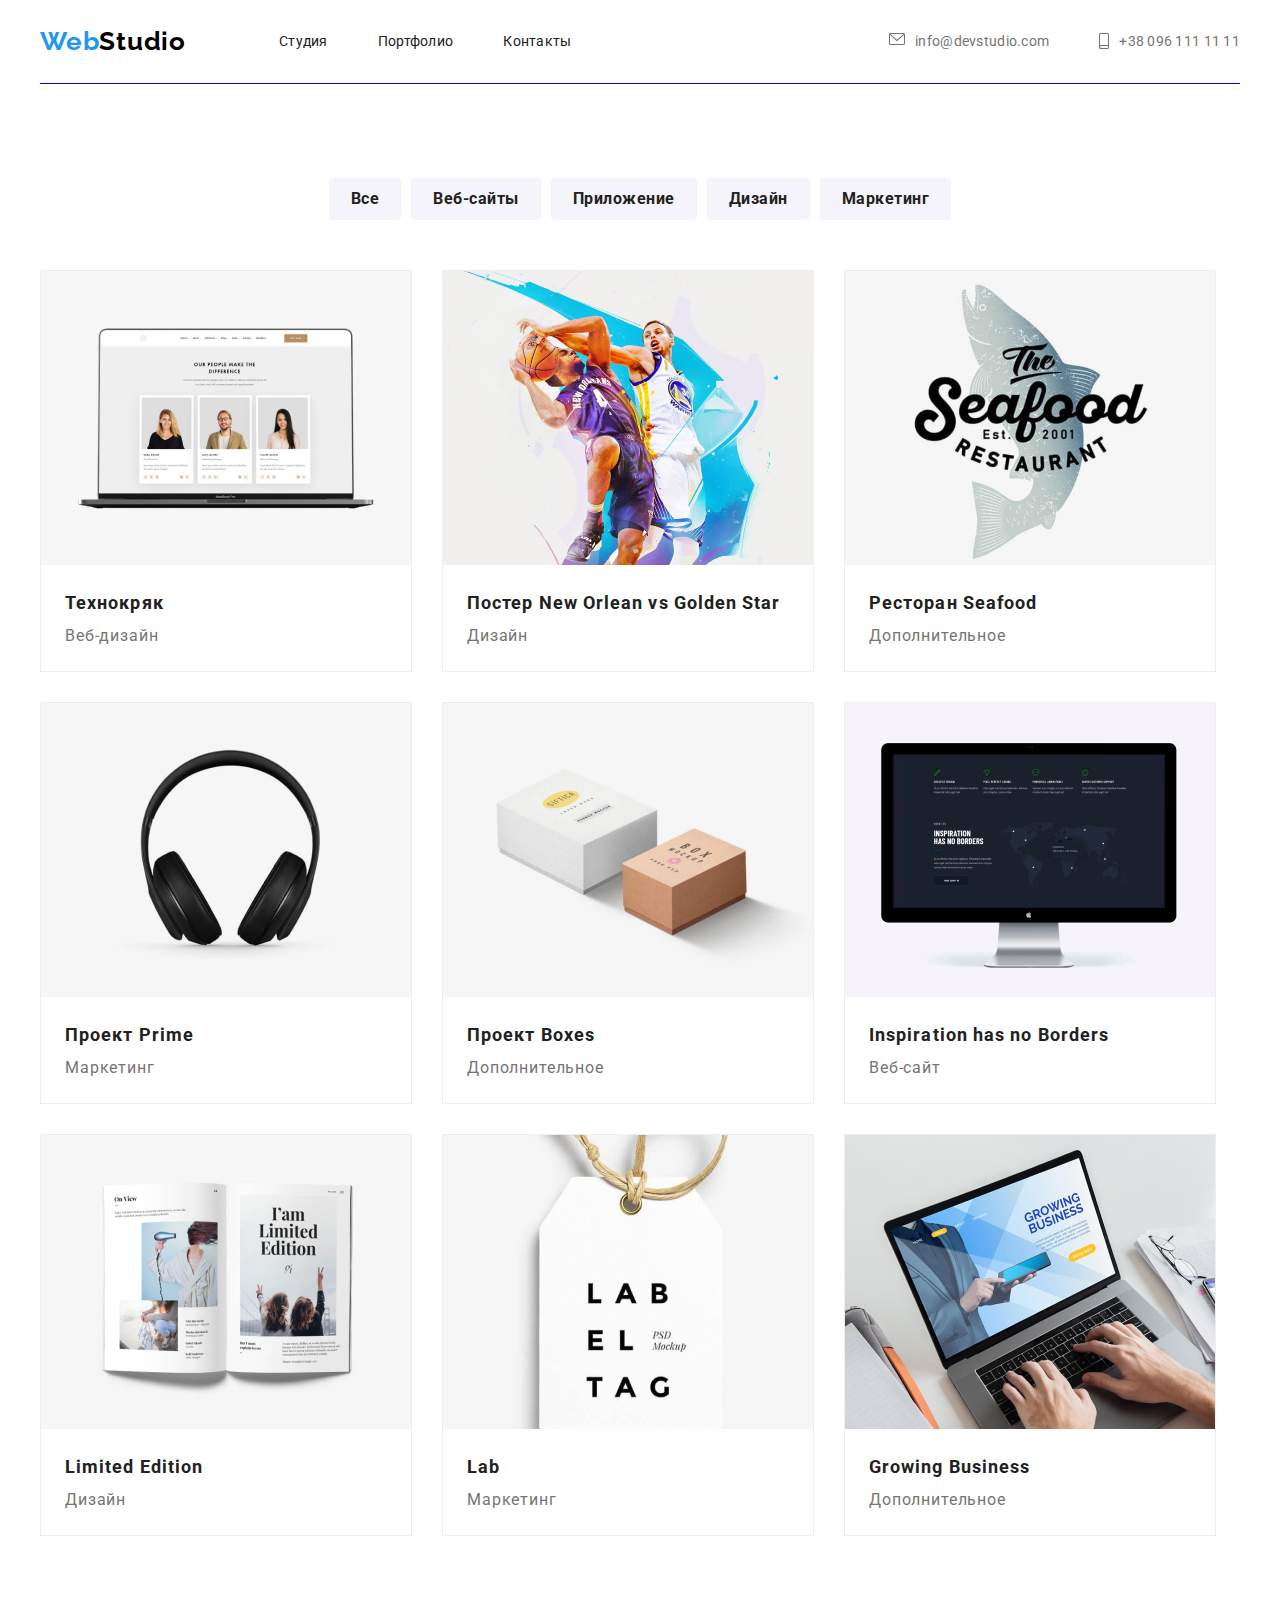
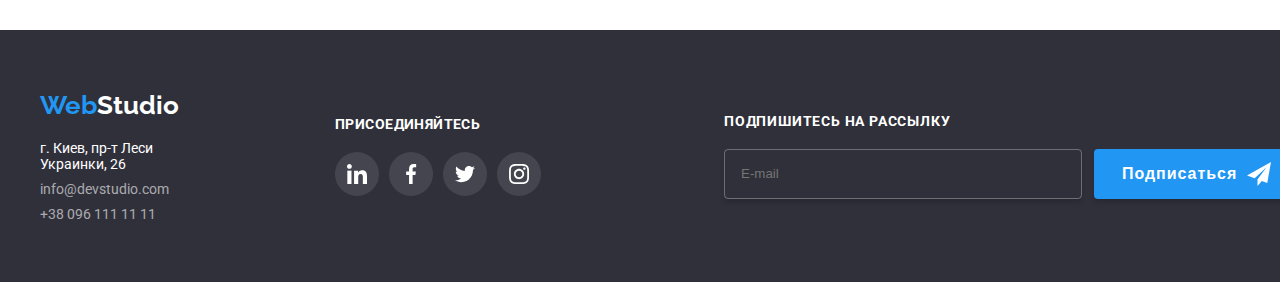
<file: portfolio.html>
<!DOCTYPE html>
<html>
  <head>
    <link rel="stylesheet" href="css/portfolio.css">
    <meta charset="UTF-8">
    <meta name="viewport" content="width=device-width, initial-scale=1">
    <link href="https://fonts.googleapis.com/css?family=Raleway:700,800&display=swap" rel="stylesheet"/>
    <link href="https://fonts.googleapis.com/css2?family=IBM+Plex+Mono&family=Inconsolata:wght@200&family=Roboto&family=Roboto+Mono:wght@300&family=Rubik:wght@400;700&display=swap" rel="stylesheet">
    <body>
      <div class="wrapper">
        <header id="open" class="header">
          <div id="close" class="header__container container">
              <nav class="menu__body menu-main">
                <a href="#" class="header__logo"><span>Web</span>Studio</a>
                <ul class="menu__list menu-list-main">
                  <li class="menu__item"><a href="index.html" class="menu__link">Студия</a></li>
                  <li class="menu__item"><a href="#" class="menu__link">Портфолио</a></li>
                  <li class="menu__item"><a href="#" class="menu__link">Контакты</a></li>
                </ul>
              </nav>
              <div class="header__button">
                <a href="#open" class="icon-menu"><span></span></a>
                <a href="#close" class="close-icon-menu"></a>
              </div>
                <ul class="menu__list menu-list-contacts">
                  <li class="menu__item"><a href="#popup" class="menu__link link__phone_color">
                    <svg class="menu-contacts__icon" xmlns="http://www.w3.org/2000/svg" width="16" height="12" viewBox="0 0 16 12" fill="none">
                      <path d="M14.5 0H1.50001C0.672854 0 0 0.672853 0 1.50001V10.5C0 11.3271 0.672854 12 1.50001 12H14.5C15.3271 12 16 11.3271 16 10.5V1.50001C16 0.672853 15.3271 0 14.5 0ZM14.5 0.999994C14.5679 0.999994 14.6325 1.01409 14.6916 1.0387L8 6.83838L1.30833 1.0387C1.36742 1.01412 1.43204 0.999994 1.49998 0.999994H14.5ZM14.5 11H1.50001C1.22414 11 0.999996 10.7759 0.999996 10.5V2.09521L7.67236 7.87792C7.76661 7.95944 7.8833 7.99999 8 7.99999C8.1167 7.99999 8.23339 7.95948 8.32764 7.87792L15 2.09521V10.5C15 10.7759 14.7759 11 14.5 11Z" fill="#757575"/>
                    </svg>
                    info@devstudio.com
                  </a></li>
                  <li class="menu__item"><a href="#" class="menu__link link__phone_color">
                    <svg class="menu-contacts__icon" xmlns="http://www.w3.org/2000/svg" width="10" height="16" viewBox="0 0 10 16" fill="none">
                      <path d="M8.5 0H1.5C0.672848 0 0 0.672848 0 1.5V14.5C0 15.3272 0.672848 16 1.5 16H8.5C9.32715 16 10 15.3272 10 14.5V1.5C10 0.672848 9.32715 0 8.5 0ZM1.5 1H8.5C8.77588 1 9 1.22412 9 1.5V12H1V1.5C1 1.22412 1.22412 1 1.5 1ZM8.5 15H1.5C1.22412 15 1 14.7759 1 14.5V13H9V14.5C9 14.7759 8.77588 15 8.5 15Z" fill="#757575"/>
                      <path d="M2.35355 13.7388C2.54882 13.9212 2.54882 14.2168 2.35355 14.3991C2.15828 14.5815 1.84172 14.5815 1.64645 14.3991C1.45118 14.2168 1.45118 13.9212 1.64645 13.7388C1.84172 13.5565 2.15828 13.5565 2.35355 13.7388Z" fill="#757575"/>
                    </svg>
                      +38 096 111 11 11
                    </a>
                  </li>
                </ul>
                <div class="menu-container js-menu-container" id="mobile-menu">
                  <nav>
                    <ul class="nav-list">
                      <li class="nav-item">
                        <a href="index.html" class="nav-item__item">Студія</a>
                      </li>
                      <li class="nav-item">
                        <a href="portfolio.html" class="nav-item__item">Портфоліо</a>
                      </li>
                      <li class="nav-item">
                        <a href="" class="nav-item__item">Контакти</a>
                      </li>
                    </ul>
                  </nav>
                  <ul class="number-info">
                    <li class="nav-item list-number">
                      <a href="tel:+38 096 111 11 11" class="nav-item__item list-number-number">
                        +38 096 111 11 11
                      </a>
                    </li>
                    <li class="nav-item list-number">
                      <a href="info@devstudio.com" class="nav-item__item list-number-mail">
                        info@devstudio.com
                      </a>
                    </li>
                    <ul class="nav-social">
                      <li class="nav-social__item"><a href="#" class="nav-social__link">Instagram</a></li>
                      <li class="nav-social__item"><a href="#" class="nav-social__link">Twitter</a></li>
                      <li class="nav-social__item"><a href="#" class="nav-social__link">Facebook</a></li>
                      <li class="nav-social__item"><a href="#" class="nav-social__link">linkedIn</a></li>
                    </ul>
                  </ul>
                </div>
          </div>
        </header>
        <main class="main">
          <div id="popup" class="popup">
            <div class="popup__container container">
                  <div class="popup__content">
                    <a href="#main" class="popup__close-button"><svg class="popup__close-button_link" xmlns="http://www.w3.org/2000/svg" width="18" height="18" viewBox="0 0 18 18" fill="none">
                      <path d="M15 4.10786L13.8921 3L9.5 7.39214L5.10786 3L4 4.10786L8.39214 8.5L4 12.8921L5.10786 14L9.5 9.60786L13.8921 14L15 12.8921L10.6079 8.5L15 4.10786Z" fill="black"/>
                    </svg></a>
                    <div class="popup__title">Оставьте свои данные, мы вам перезвоним</div>
                    <div class="popup__register register">
                      <div class="register__name block-regist">
                        <label for="name" class="register__title">Name</label><br>
                        <input type="text" id="name" required>
                      </div>
                      <div class="register__name block-regist">
                        <label for="phone" class="register__title">Phone</label><br>
                        <input type="text" id="phone" required>
                      </div>
                      <div class="register__name block-regist">
                        <label for="email" class="register__title">Email</label><br>
                        <input type="text" id="email" required>
                      </div>
                      <div class="register__text-area text-area">
                        <label for="textarea">Комментария</label><br>
                        <div class="text-area__block">
                          <textarea name="textarea" placeholder="Enter" id="textarea" class="textareas"></textarea>
                        </div>
                      </div>
                      <div class="register__checkbox checkbox">
                        <input type="checkbox" class="checkbox">
                        <div class="checkbox__text">Соглашаюсь с рассылкой и принимаю <span><a href="#" class="checkbox__link">Условия договора </a></span></div>
                      </div>
                      <div class="register__button">
                        <a href="">Отправить</a>
                      </div>
                    </div>
                  </div>
            </div>
          </div>
          <div class="projects">
            <div class="projects__container container">
              <div class="projects__menu menu-projects">
                <div class="menu-projects__body">
                  <div class="menu-projects__item"><a href="#" class="menu-projects__link">Все</a></div>
                  <div class="menu-projects__item"><a href="#" class="menu-projects__link">Веб-сайты</a></div>
                  <div class="menu-projects__item"><a href="#" class="menu-projects__link">Приложение</a></div>
                  <div class="menu-projects__item"><a href="#" class="menu-projects__link">Дизайн</a></div>
                  <div class="menu-projects__item"><a href="#" class="menu-projects__link">Маркетинг</a></div>
                </div>
              </div>
              <ul class="projects__blocks blocks-projects">
                <li class="blocks-projects__block block-item">
                  <a href="#" class="block-item__link">
                   <div class="block-item__img"><img src="image/portfolio/img.jpg" width="370px" height="294px" alt="0">
                    <div class="overlay"><p>Ресурс предлагает комплексные предложения с разным уровнем функционала и сервисов. Все это позволит посетителю получить исчерпывающие сведения о компании или частном лице.</p></div>
                   </div>
                    <div class="block-item__block-text">
                      <div class="block-item__title">Технокряк</div>
                      <div class="block-item__text">Веб-дизайн</div>
                    </div>
                  </a>
                </li>
                <li class="blocks-projects__block block-item">
                  <a href="#" class="block-item__link">
                    <div class="block-item__img"><img src="image/portfolio/img2.jpg" width="370px" height="294px" alt="0">
                      <div class="overlay"><p>Ресурс предлагает комплексные предложения с разным уровнем функционала и сервисов. Все это позволит посетителю получить исчерпывающие сведения о компании или частном лице.</p></div>
                    </div>
                    <div class="block-item__block-text">
                      <div class="block-item__title">Постер New Orlean vs Golden Star</div>
                      <div class="block-item__text">Дизайн</div>
                    </div>
                  </a>
                </li>
                <li class="blocks-projects__block block-item">
                  <a href="#" class="block-item__link">
                    <div class="block-item__img"><img src="image/portfolio/img3.jpg" width="370px" height="294px" alt="0">
                      <div class="overlay"><p>Ресурс предлагает комплексные предложения с разным уровнем функционала и сервисов. Все это позволит посетителю получить исчерпывающие сведения о компании или частном лице.</p></div>
                    </div>
                    <div class="block-item__block-text">
                      <div class="block-item__title">Ресторан Seafood</div>
                      <div class="block-item__text">Дополнительное</div>
                    </div>
                  </a>
                </li>
                <li class="blocks-projects__block block-item">  
                  <a href="#" class="block-item__link">
                  <div class="block-item__img"><img src="image/portfolio/center1.jpg" width="370px" height="294px" alt="0">
                    <div class="overlay"><p>Ресурс предлагает комплексные предложения с разным уровнем функционала и сервисов. Все это позволит посетителю получить исчерпывающие сведения о компании или частном лице.</p></div>
                  </div>
                  <div class="block-item__block-text">
                    <div class="block-item__title">Проект Prime</div>
                    <div class="block-item__text">Маркетинг</div>
                  </div>
                </a></li>
                <li class="blocks-projects__block block-item">  
                  <a href="#" class="block-item__link">
                  <div class="block-item__img"><img src="image/portfolio/center2.jpg" width="370px" height="294px" alt="0">
                    <div class="overlay"><p>Ресурс предлагает комплексные предложения с разным уровнем функционала и сервисов. Все это позволит посетителю получить исчерпывающие сведения о компании или частном лице.</p></div>
                  </div>
                  <div class="block-item__block-text">
                    <div class="block-item__title">Проект Boxes</div>
                    <div class="block-item__text">Дополнительное</div>
                  </div>
                </a></li>
                <li class="blocks-projects__block block-item">  
                  <a href="#" class="block-item__link">
                  <div class="block-item__img"><img src="image/portfolio/center3.jpg" width="370px" height="294px" alt="0">
                    <div class="overlay"><p>Ресурс предлагает комплексные предложения с разным уровнем функционала и сервисов. Все это позволит посетителю получить исчерпывающие сведения о компании или частном лице.</p></div>
                  </div>
                  <div class="block-item__block-text">
                    <div class="block-item__title">Inspiration has no Borders</div>
                    <div class="block-item__text">Веб-сайт</div>
                  </div>
                </a></li>
                <li class="blocks-projects__block block-item">  
                  <a href="#" class="block-item__link">
                  <div class="block-item__img"><img src="image/portfolio/footer1.jpg" width="370px" height="294px" alt="0">
                    <div class="overlay"><p>Ресурс предлагает комплексные предложения с разным уровнем функционала и сервисов. Все это позволит посетителю получить исчерпывающие сведения о компании или частном лице.</p></div>
                  </div>
                  <div class="block-item__block-text">
                    <div class="block-item__title">Limited Edition</div>
                    <div class="block-item__text">Дизайн</div>
                  </div>
                </a></li>
                <li class="blocks-projects__block block-item">  
                  <a href="#" class="block-item__link">
                  <div class="block-item__img"><img src="image/portfolio/footer2.jpg" width="370px" height="294px" alt="0">
                    <div class="overlay"><p>Ресурс предлагает комплексные предложения с разным уровнем функционала и сервисов. Все это позволит посетителю получить исчерпывающие сведения о компании или частном лице.</p></div>
                  </div>
                  <div class="block-item__block-text">
                    <div class="block-item__title">Lab</div>
                    <div class="block-item__text">Маркетинг</div>
                  </div>
                </a>
              </li>
              <li class="blocks-projects__block block-item">  
                <a href="#" class="block-item__link">
                <div class="block-item__img"><img src="image/portfolio/footer3.jpg" width="370px" height="294px" alt="0">
                  <div class="overlay"><p>Ресурс предлагает комплексные предложения с разным уровнем функционала и сервисов. Все это позволит посетителю получить исчерпывающие сведения о компании или частном лице.</p></div>
                </div>
                <div class="block-item__block-text">
                  <div class="block-item__title">Growing Business</div>
                  <div class="block-item__text">Дополнительное</div>
                </div>
              </a>
             </li>
              </ul>
            </div>
          </div>
        </main>
        <footer class="footer">
          <div class="footer__container container">
            <div class="footer__contacts">
              <div class="footer__title"><span>Web</span>Studio</div>
              <div class="footer__block-text block-text">
                <div class="block-text__text">
                  <p>г. Киев, пр-т Леси Украинки, 26</p>
                  <a href="#" class="block-text__text text-extracolor">info@devstudio.com</a>
                  <p class="block-text__text text-extracolor">+38 096 111 11 11</p>
                </div>
              </div>
              </div>
              <div class="footer__social social-network">
                <div class="social-network__title">Присоединяйтесь</div>
                <nav class="social-network__icons">
                  <li class="social-network__link-icon"><a href="#" class="social-network__icon"><img src="image/icons/crew/developers4.svg" alt="0"></a></li>
                  <li class="social-network__link-icon"><a href="#" class="social-network__icon"><img src="image/icons/crew/developers3.svg" alt="0"></a></li>
                  <li class="social-network__link-icon"><a href="#" class="social-network__icon"><img src="image/icons/crew/developers2.svg" alt="0"></a></li>
                  <li class="social-network__link-icon"> <a href="#" class="social-network__icon"><img src="image/icons/crew/developers1.svg" alt="0"></a></li>
                </nav>
              </div>
              <div class="footer__subscribe subscribe">
                <div class="subscribe__title">Подпишитесь на рассылку</div>
                <div class="subscribe__body">
                  <input placeholder="E-mail" type="email" class="subscribe__form">
                  <button type="submit" name="submit-button" class="subscribe__button">
                    <p>Подписаться</p>
                    <svg xmlns="http://www.w3.org/2000/svg" width="24" height="24" viewBox="0 0 24 24" fill="none">
                      <path d="M24 0L0 13.5L7.66994 16.3407L19.5 5.25002L10.5017 17.3896L10.509 17.3923L10.5 17.3896V24.0001L14.8013 18.982L20.2501 21.0001L24 0Z" fill="white"/>
                      </svg>
                  </button>
                </div>
              </div>
          </div>
        </footer>
      </div>
    </body>
  </head>
</html>
</html>
</file>
<file: css/style.css>
@charset "UTF-8";
* {
  margin: 0;
  padding: 0;
  border: 0;
  list-style-type: none;
  -webkit-box-sizing: border-box;
          box-sizing: border-box;
}

*::after, *::before {
  -webkit-box-sizing: border-box;
          box-sizing: border-box;
}

html,
body {
  height: 100%;
}

a {
  color: black;
  text-decoration: none;
}

body {
  font-family: Roboto;
  min-width: 100%;
  color: #757575;
  font-size: 14px;
}

.wrapper {
  min-height: 100%;
  overflow: hidden;
  display: -webkit-box;
  display: -ms-flexbox;
  display: flex;
  -webkit-box-orient: vertical;
  -webkit-box-direction: normal;
      -ms-flex-direction: column;
          flex-direction: column;
}

.container {
  max-width: 1200px;
  padding: 0 15px;
  margin: 0 auto;
}

@media (max-width: 1200px) {
  .container {
    max-width: 1057px;
  }
}
/*======================================================*/
.header {
  top: 0;
  left: 0;
  right: 0;
  width: 100%;
  z-index: 50;
  background-color: #FFF;
}
.header__container {
  display: -webkit-box;
  display: -ms-flexbox;
  display: flex;
  padding: 26px 0;
  -webkit-box-align: center;
      -ms-flex-align: center;
          align-items: center;
  border-bottom: 1px solid blue;
}
.header__logo {
  font-family: Raleway;
  font-size: 26px;
  font-weight: 700;
  line-height: 1.19;
  letter-spacing: 0.78px;
}
.header__logo > span {
  color: #2196F3;
}

.header__button {
  position: relative;
  z-index: 5;
  -webkit-box-flex: 0;
      -ms-flex: 0 0 50px;
          flex: 0 0 50px;
  display: -webkit-box;
  display: -ms-flexbox;
  display: flex;
  -webkit-box-pack: end;
      -ms-flex-pack: end;
          justify-content: end;
}

.menu__body {
  display: -webkit-box;
  display: -ms-flexbox;
  display: flex;
  -webkit-box-align: center;
      -ms-flex-align: center;
          align-items: center;
}
.menu__link {
  color: #212121;
  font-family: Roboto;
  font-size: 14px;
  letter-spacing: 0.28px;
  -webkit-transition: 0.3s;
  transition: 0.3s;
}
.menu__link:hover {
  color: #2196F3;
}
.menu__item {
  margin-right: 50px;
}
.menu__item:last-child {
  margin: 0;
}

@media (max-width: 767.98px) {
  .container {
    max-width: 750px;
  }
}
.link__phone_color {
  color: #757575;
}
.link__phone_color:hover {
  color: #188CE8;
}

/*--------------------------------------------------------------------*/
.menu-list-main {
  display: -webkit-box;
  display: -ms-flexbox;
  display: flex;
  margin-left: 93px;
}

/*--------------------------------------------------------------------*/
.menu-list-contacts {
  display: -webkit-box;
  display: -ms-flexbox;
  display: flex;
  margin-left: auto;
  -webkit-box-flex: 0;
      -ms-flex: 0 0 auto;
          flex: 0 0 auto;
}
.menu-list-contacts > li > a {
  display: -webkit-box;
  display: -ms-flexbox;
  display: flex;
  gap: 0 10px;
}

/*--------------------------------------------------------------------------*/
@media (max-width: 1200px) {
  .menu__body {
    display: -webkit-box;
    display: -ms-flexbox;
    display: flex;
    -webkit-box-align: center;
        -ms-flex-align: center;
            align-items: center;
  }
  .menu__item {
    margin-right: 32px;
  }
  .menu-list-main {
    margin-left: 93px;
  }
  .menu-list-contacts {
    -webkit-box-orient: vertical;
    -webkit-box-direction: normal;
        -ms-flex-direction: column;
            flex-direction: column;
  }
  .menu-list-contacts:last-child {
    gap: 10px;
  }
}
@media (max-width: 767.98px) {
  .close-icon-menu,
  .icon-menu {
    display: -webkit-box;
    display: -ms-flexbox;
    display: flex;
    position: relative;
    z-index: 6;
    -webkit-box-flex: 0;
        -ms-flex: 0 0 24px;
            flex: 0 0 24px;
    height: 18px;
    -webkit-box-pack: justify;
        -ms-flex-pack: justify;
            justify-content: space-between;
    -webkit-box-orient: vertical;
    -webkit-box-direction: normal;
        -ms-flex-direction: column;
            flex-direction: column;
  }
  .icon-menu::after,
  .icon-menu::before {
    content: "";
    background-color: #212121;
    height: 2px;
  }
  .icon-menu span {
    background-color: #212121;
    height: 2px;
  }
  .header:target .icon-menu {
    display: none;
  }
  .header:target .close-icon-menu {
    display: -webkit-box;
    display: -ms-flexbox;
    display: flex;
  }
  .close-icon-menu {
    display: none;
    margin-bottom: 5px;
  }
  .close-icon-menu::before {
    content: "";
    background: url(../image/header/icons8-удалить-24.png) no-repeat;
    -webkit-box-flex: 0;
        -ms-flex: 0 0 24px;
            flex: 0 0 24px;
  }
}
.menu-container {
  display: none;
}

@media (max-width: 767.98px) {
  .header__button {
    position: relative;
    z-index: 6;
  }
  .header__container {
    padding: 20px 0;
    -ms-flex-pack: distribute;
        justify-content: space-around;
  }
  .menu-list-main {
    display: none;
  }
  .menu__link {
    font-size: 40px;
    color: #212121;
    letter-spacing: 0.8px;
  }
  .menu-list-contacts {
    display: none;
  }
  .header:target .menu-container {
    left: 0%;
  }
  .menu-container {
    display: -webkit-box;
    display: -ms-flexbox;
    display: flex;
    position: fixed;
    top: 0;
    left: -150%;
    width: 100%;
    height: 100%;
    overflow: auto;
    background-color: #fff;
    -webkit-transition: 0.5s;
    transition: 0.5s;
    -webkit-box-orient: vertical;
    -webkit-box-direction: normal;
        -ms-flex-direction: column;
            flex-direction: column;
    gap: 32px 0;
    padding: 60px 0 0 40px;
  }
  .menu-container a:active {
    color: #188CE8;
  }
  .nav-item {
    margin-bottom: 35px;
  }
  .nav-item__item {
    font-size: 40px;
    color: #212121;
    letter-spacing: 0.8px;
  }
  .number-info {
    margin-top: auto;
    margin-bottom: 64px;
  }
  .list-number-mail {
    color: #757575;
    font-size: 24px;
    letter-spacing: 0.5px;
  }
  .nav-social {
    display: -webkit-box;
    display: -ms-flexbox;
    display: flex;
    margin-top: 64px;
  }
  .nav-social__item {
    padding-right: 10px;
    padding-left: 10px;
    border-right: 1px solid #212121;
    font-size: 18px;
  }
  .nav-social__item:first-child {
    padding-left: 0;
  }
  .nav-social__item:last-child {
    border: none;
  }
}
/*======================================================*/
/*======================================================*/
.main {
  -webkit-box-flex: 1;
      -ms-flex: 1 1 auto;
          flex: 1 1 auto;
}

/*----------------------------------------------------------*/
.popup {
  position: fixed;
  z-index: 6;
  width: 100%;
  height: 100%;
  background-color: rgba(0, 0, 0, 0.5);
  top: 0;
  left: 0;
  opacity: 0;
  visibility: hidden;
}
.popup:target {
  opacity: 1;
  visibility: visible;
}
.popup__container {
  min-height: 100%;
  display: -webkit-box;
  display: -ms-flexbox;
  display: flex;
  -webkit-box-pack: center;
      -ms-flex-pack: center;
          justify-content: center;
  -webkit-box-align: center;
      -ms-flex-align: center;
          align-items: center;
  padding: 30px 0px;
}
.popup__content {
  max-width: 528px;
  border-radius: 4px;
  -webkit-box-shadow: 0px 2px 1px 0px rgba(0, 0, 0, 0.2), 0px 1px 1px 0px rgba(0, 0, 0, 0.14), 0px 1px 3px 0px rgba(0, 0, 0, 0.12);
          box-shadow: 0px 2px 1px 0px rgba(0, 0, 0, 0.2), 0px 1px 1px 0px rgba(0, 0, 0, 0.14), 0px 1px 3px 0px rgba(0, 0, 0, 0.12);
  background-color: #FFF;
  padding: 0 40px;
}
.popup__close-button {
  display: -webkit-box;
  display: -ms-flexbox;
  display: flex;
  -webkit-box-pack: end;
      -ms-flex-pack: end;
          justify-content: end;
  width: 100%;
}
.popup__close-button_link {
  margin-top: 14px;
  width: 30px;
  height: 30px;
  border: 1px solid #212121;
  padding: 6px;
  border-radius: 50%;
}
.popup__close-button_link:hover > path {
  fill: #188CE8;
}
.popup__title {
  font-size: 20px;
  font-weight: 700;
  text-align: center;
  color: #212121;
  margin-bottom: 12px;
  margin-top: 10px;
}

.register {
  display: -webkit-box;
  display: -ms-flexbox;
  display: flex;
  -webkit-box-orient: vertical;
  -webkit-box-direction: normal;
      -ms-flex-direction: column;
          flex-direction: column;
  gap: 10px 0;
}
.register__title {
  letter-spacing: 0.5px;
  color: #757575;
  font-size: 12px;
}
.register input {
  border: 1px solid #757575;
  border-radius: 4px;
  height: 40px;
  width: 448px;
  position: relative;
}
.register__checkbox {
  padding: 25px 0 25px 0;
  max-width: 425px;
  margin: 0 auto;
  display: -webkit-box;
  display: -ms-flexbox;
  display: flex;
  gap: 0 5px;
}
.register__button {
  display: -webkit-box;
  display: -ms-flexbox;
  display: flex;
  width: 100%;
  -webkit-box-align: center;
      -ms-flex-align: center;
          align-items: center;
  -webkit-box-pack: center;
      -ms-flex-pack: center;
          justify-content: center;
}
.register__button > a {
  color: white;
  padding: 10px 52px;
  border-radius: 4px;
  background: #188CE8;
  -webkit-box-shadow: 0px 4px 4px 0px rgba(0, 0, 0, 0.15);
          box-shadow: 0px 4px 4px 0px rgba(0, 0, 0, 0.15);
  margin-bottom: 40px;
}

.checkbox__text {
  font-size: 14px;
}
.checkbox__link {
  color: #2196F3;
}
.checkbox__link:hover {
  text-decoration: underline;
}

.checkbox input {
  width: 16px;
  height: 15px;
}

.text-area__block {
  border: 1px solid #757575;
  max-width: 448px;
  height: 120px;
  border-radius: 4px;
  font-size: 12px;
}

.textareas {
  color: #757575;
  width: 416px;
  height: 90px;
  margin: 12px 16px;
}

/*----------------------------------------------------------*/
/*----------------------------------------------------------*/
.service {
  position: relative;
  width: 100%;
  background: url(../image/background.png), lightgray 0px -147.517px/100% 170.667% no-repeat;
  color: #fff;
}
.service__image::before {
  content: "";
  display: block;
  width: 100%;
  height: 100%;
  position: absolute;
  top: 0;
  left: 0;
  right: 0;
  bottom: 0;
  background: rgba(47, 48, 58, 0.4);
}
.service__container {
  padding: 200px 0 200px 0;
}
.service__block-text {
  display: -webkit-box;
  display: -ms-flexbox;
  display: flex;
  -webkit-box-orient: vertical;
  -webkit-box-direction: normal;
      -ms-flex-direction: column;
          flex-direction: column;
  -webkit-box-align: center;
      -ms-flex-align: center;
          align-items: center;
}
.service__title {
  position: relative;
  z-index: 5;
  max-width: 696px;
  font-weight: 900;
  margin-bottom: 30px;
  font-size: 44px;
  text-align: center;
  text-transform: uppercase;
  letter-spacing: 2.6px;
  line-height: 60px;
}
.service__button {
  position: relative;
  z-index: 5;
  font-size: 16px;
  font-weight: 700;
  letter-spacing: 1px;
  background: #2196F3;
  padding: 10px 32px;
  border-radius: 4px;
  color: #fff;
}
.service__button:hover {
  background-color: #3379b3;
}
.service__button:active {
  background-color: #000000;
}

@media (max-width: 1200px) {
  .service__container {
    padding: 130px 0 198px 0;
  }
  .service__button {
    padding: 15px 24px;
  }
}
/*======================================================*/
/*======================================================*/
.applications__container {
  padding: 94px 0;
  background-color: #FFF;
}

.functions-applications__body {
  display: -webkit-box;
  display: -ms-flexbox;
  display: flex;
  gap: 0 30px;
  -webkit-box-pack: center;
      -ms-flex-pack: center;
          justify-content: center;
  font-size: 14px;
}

.body-functions-applications__item {
  display: -webkit-box;
  display: -ms-flexbox;
  display: flex;
  -webkit-box-orient: vertical;
  -webkit-box-direction: normal;
      -ms-flex-direction: column;
          flex-direction: column;
  gap: 30px 0;
  -webkit-box-flex: 0;
      -ms-flex: 0 1 270px;
          flex: 0 1 270px;
}
.body-functions-applications__icon {
  padding: 25px 100px;
  border-radius: 4px;
  background: #F5F4FA;
}
.body-functions-applications__title {
  color: #212121;
  font-weight: 700;
  letter-spacing: 0.43px;
  text-transform: uppercase;
  padding: 0 0 10px 0;
}
.body-functions-applications__text {
  color: #757575;
  font-weight: 400;
  line-height: 24px;
  letter-spacing: 0.42px;
}

@media (max-width: 1200px) {
  .applications__container {
    padding: 60px 15px;
  }
  .functions-applications__body {
    display: -webkit-box;
    display: -ms-flexbox;
    display: flex;
    -ms-flex-wrap: wrap;
        flex-wrap: wrap;
    gap: 30px;
  }
  .body-functions-applications__item {
    display: -webkit-box;
    display: -ms-flexbox;
    display: flex;
    -webkit-box-orient: vertical;
    -webkit-box-direction: normal;
        -ms-flex-direction: column;
            flex-direction: column;
    gap: 30px 0;
    -webkit-box-flex: 0;
        -ms-flex: 0 1 354px;
            flex: 0 1 354px;
  }
  .body-functions-applications__icon {
    padding: 25px 142px;
    border-radius: 4px;
    background: #F5F4FA;
  }
}
@media (max-width: 767.98px) {
  .body-functions-applications__item {
    display: -webkit-box;
    display: -ms-flexbox;
    display: flex;
    -webkit-box-orient: vertical;
    -webkit-box-direction: normal;
        -ms-flex-direction: column;
            flex-direction: column;
    gap: 30px 0;
    -webkit-box-flex: 0;
        -ms-flex: 0 1 450px;
            flex: 0 1 450px;
  }
  .body-functions-applications .body-functions-applications__title {
    text-align: center;
  }
  .body-functions-applications .body-functions-applications__text {
    letter-spacing: 0.5px;
  }
  .body-functions-applications__icon {
    padding: 25px 190px;
    border-radius: 4px;
    background: #F5F4FA;
  }
}
/*======================================================*/
.operations__container {
  padding: 0 0 94px 0;
}
.operations__title {
  text-align: center;
  margin-bottom: 50px;
  font-size: 36px;
  color: #212121;
}
.operations__block-image {
  margin: 0 auto;
  max-width: 1170px;
}

.block-image {
  display: -webkit-box;
  display: -ms-flexbox;
  display: flex;
  gap: 0 30px;
}
.block-image > img {
  display: block;
  width: 100%;
  height: auto;
}
.block-image__item {
  position: relative;
}
.block-image__text {
  display: -webkit-box;
  display: -ms-flexbox;
  display: flex;
  position: absolute;
  z-index: 5;
  text-transform: uppercase;
  -webkit-box-pack: center;
      -ms-flex-pack: center;
          justify-content: center;
  bottom: 4px;
  -webkit-box-align: center;
      -ms-flex-align: center;
          align-items: center;
  width: 100%;
  height: 70px;
  letter-spacing: 0.42px;
  line-height: 1.14;
  font-weight: 700;
  background-color: rgba(47, 48, 58, 0.8);
  color: white;
}

@media (max-width: 1200px) {
  .block-image {
    display: -webkit-box;
    display: -ms-flexbox;
    display: flex;
    gap: 30px;
    -ms-flex-wrap: wrap;
        flex-wrap: wrap;
    -webkit-box-pack: center;
        -ms-flex-pack: center;
            justify-content: center;
  }
}
@media (max-width: 767.98px) {
  .operations {
    display: none;
  }
}
/*================================================================*/
/*================================================================*/
.crew__container {
  padding: 94px 0;
  background-color: #F5F4FA;
}
.crew__title {
  color: #212121;
  font-size: 36px;
  font-weight: 700;
  letter-spacing: 1.08px;
  margin-bottom: 50px;
  text-align: center;
}

.block-card {
  display: -webkit-box;
  display: -ms-flexbox;
  display: flex;
  gap: 0 30px;
}
.block-card__item {
  border-radius: 0px 0px 4px 4px;
  background: #FFF;
  -webkit-box-shadow: 0px 2px 1px 0px rgba(0, 0, 0, 0.2), 0px 1px 1px 0px rgba(0, 0, 0, 0.14), 0px 1px 3px 0px rgba(0, 0, 0, 0.12);
          box-shadow: 0px 2px 1px 0px rgba(0, 0, 0, 0.2), 0px 1px 1px 0px rgba(0, 0, 0, 0.14), 0px 1px 3px 0px rgba(0, 0, 0, 0.12);
}
.block-card__title {
  margin: 30px 0 10px 0;
  text-align: center;
  color: #212121;
  font-size: 16px;
  letter-spacing: 0.48px;
  font-weight: 500;
}
.block-card__text {
  text-align: center;
  letter-spacing: 0.48px;
  font-weight: 400;
  font-size: 16px;
  padding-bottom: 16px;
}
.block-card__block-icons {
  margin: 0 auto;
  max-width: 206px;
  padding-bottom: 30px;
}

.block-icons {
  display: -webkit-box;
  display: -ms-flexbox;
  display: flex;
  -webkit-box-pack: center;
      -ms-flex-pack: center;
          justify-content: center;
  gap: 0 10px;
}
.block-icons__link-icon {
  color: #757575;
  background-color: #FFF;
  outline: none;
  display: -webkit-box;
  display: -ms-flexbox;
  display: flex;
  -webkit-box-pack: center;
      -ms-flex-pack: center;
          justify-content: center;
  -webkit-box-align: center;
      -ms-flex-align: center;
          align-items: center;
  width: 44px;
  height: 44px;
  border-radius: 50%;
  -webkit-transition: 0.3s;
  transition: 0.3s;
}
.block-icons__link-icon:hover {
  background-color: #2196F3;
}
.block-icons__icon:not(:last-child) {
  margin-right: 10px;
}

.block-icons__link-icon:hover svg path {
  fill: #fff;
}

.client__container {
  padding: 94px 0;
}
.client__title {
  color: #212121;
  text-align: center;
  margin-bottom: 50px;
  font-size: 36px;
  font-weight: 700;
  letter-spacing: 1px;
}

.client-base__link-icon {
  display: -webkit-box;
  display: -ms-flexbox;
  display: flex;
  -webkit-box-pack: center;
      -ms-flex-pack: center;
          justify-content: center;
  -webkit-box-align: center;
      -ms-flex-align: center;
          align-items: center;
  width: 106px;
  height: 60px;
}
.client-base__items {
  gap: 0 30px;
  display: -webkit-box;
  display: -ms-flexbox;
  display: flex;
}
.client-base__link {
  display: -webkit-box;
  display: -ms-flexbox;
  display: flex;
  -webkit-box-pack: center;
      -ms-flex-pack: center;
          justify-content: center;
  -webkit-box-align: center;
      -ms-flex-align: center;
          align-items: center;
  border-radius: 4px;
  border: 1px solid #AFB1B8;
  width: 170px;
  height: 92px;
}
.client-base__link:hover {
  border: 1px solid #2196F3;
}

.client-base__link:hover svg path {
  fill: #2196F3;
}

@media (max-width: 1200px) {
  .crew__container {
    padding: 60px 0;
  }
  .block-card {
    display: -webkit-box;
    display: -ms-flexbox;
    display: flex;
    -ms-flex-wrap: wrap;
        flex-wrap: wrap;
    gap: 30px;
    -webkit-box-pack: center;
        -ms-flex-pack: center;
            justify-content: center;
  }
  .block-card__item {
    height: 536px;
  }
  .block-card__image {
    width: 354px;
    height: 374px;
  }
}
@media (max-width: 1200px) {
  .client-base__link-icon {
    display: -webkit-box;
    display: -ms-flexbox;
    display: flex;
    -webkit-box-pack: center;
        -ms-flex-pack: center;
            justify-content: center;
    -webkit-box-align: center;
        -ms-flex-align: center;
            align-items: center;
    width: 106px;
    height: 60px;
  }
  .client-base__items {
    gap: 30px;
    -ms-flex-wrap: wrap;
        flex-wrap: wrap;
    -webkit-box-pack: center;
        -ms-flex-pack: center;
            justify-content: center;
    display: -webkit-box;
    display: -ms-flexbox;
    display: flex;
  }
  .client-base__link {
    width: 226px;
    height: 92px;
  }
}
/*================================================================*/
/*================================================================*/
.footer {
  background-color: #2F303A;
}
.footer__container {
  padding: 60px 0;
  display: -webkit-box;
  display: -ms-flexbox;
  display: flex;
}
.footer__title {
  color: white;
  font-size: 26px;
  font-family: Raleway;
  font-weight: 700;
  margin: 0 0 20px 0;
}
.footer__title > span {
  color: #2196F3;
}
.footer__social {
  margin-left: 156px;
}
.footer__subscribe {
  margin-left: 183px;
}

.social-network {
  display: -webkit-box;
  display: -ms-flexbox;
  display: flex;
  -webkit-box-orient: vertical;
  -webkit-box-direction: normal;
      -ms-flex-direction: column;
          flex-direction: column;
  -webkit-box-pack: center;
      -ms-flex-pack: center;
          justify-content: center;
}
.social-network__title {
  color: white;
  font-size: 14px;
  margin-bottom: 20px;
  text-transform: uppercase;
  font-weight: 700;
  letter-spacing: 0.8px;
}
.social-network__icons {
  display: -webkit-box;
  display: -ms-flexbox;
  display: flex;
  -webkit-box-align: center;
      -ms-flex-align: center;
          align-items: center;
}
.social-network__link-icon:not(:last-child) {
  margin-right: 10px;
}
.social-network__icon {
  display: -webkit-box;
  display: -ms-flexbox;
  display: flex;
  -webkit-box-align: center;
      -ms-flex-align: center;
          align-items: center;
  width: 44px;
  height: 44px;
  border-radius: 50%;
  background-color: rgba(255, 255, 255, 0.1);
  color: #fff;
  -webkit-transition: 0.5s;
  transition: 0.5s;
}
.social-network__icon:hover {
  background-color: #2196F3;
}
.social-network__icon > img {
  margin-left: auto;
  margin-right: auto;
  width: 20px;
  height: 20px;
}

.subscribe {
  display: -webkit-box;
  display: -ms-flexbox;
  display: flex;
  -webkit-box-orient: vertical;
  -webkit-box-direction: normal;
      -ms-flex-direction: column;
          flex-direction: column;
  -webkit-box-pack: center;
      -ms-flex-pack: center;
          justify-content: center;
}
.subscribe__title {
  color: white;
  font-size: 14px;
  margin-bottom: 20px;
  text-transform: uppercase;
  font-weight: 700;
  letter-spacing: 0.8px;
}
.subscribe__body {
  display: -webkit-box;
  display: -ms-flexbox;
  display: flex;
  gap: 0 12px;
}
.subscribe__button {
  display: -webkit-box;
  display: -ms-flexbox;
  display: flex;
  -webkit-box-align: center;
      -ms-flex-align: center;
          align-items: center;
  font-size: 16px;
  font-weight: 700;
  color: #FFF;
  line-height: 30px;
  letter-spacing: 0.96px;
  gap: 0 10px;
  padding: 10px 28px;
  border-radius: 4px;
  background: #2196F3;
  -webkit-box-shadow: 0px 4px 4px 0px rgba(0, 0, 0, 0.15);
          box-shadow: 0px 4px 4px 0px rgba(0, 0, 0, 0.15);
}
.subscribe__form {
  padding-left: 16px;
  width: 358px;
  height: 50px;
  border-radius: 4px;
  border: 1px solid rgba(255, 255, 255, 0.3);
  background: rgba(33, 150, 243, 0);
  -webkit-box-shadow: 0px 4px 4px 0px rgba(0, 0, 0, 0.15);
          box-shadow: 0px 4px 4px 0px rgba(0, 0, 0, 0.15);
}

@media (max-width: 1200px) {
  .footer__container {
    padding: 60px 0px;
    display: -webkit-box;
    display: -ms-flexbox;
    display: flex;
    -ms-flex-wrap: wrap;
        flex-wrap: wrap;
    -webkit-box-pack: center;
        -ms-flex-pack: center;
            justify-content: center;
    gap: 60px 165px;
  }
  .footer__title {
    text-align: center;
  }
  .footer .block-text__text {
    display: -webkit-box;
    display: -ms-flexbox;
    display: flex;
    -webkit-box-orient: vertical;
    -webkit-box-direction: normal;
        -ms-flex-direction: column;
            flex-direction: column;
    -webkit-box-align: center;
        -ms-flex-align: center;
            align-items: center;
  }
  .footer__social {
    margin: 0;
  }
  .footer__subscribe {
    margin: 0;
  }
  .social-network__title {
    text-align: center;
  }
  .subscribe {
    display: -webkit-box;
    display: -ms-flexbox;
    display: flex;
    -webkit-box-orient: vertical;
    -webkit-box-direction: normal;
        -ms-flex-direction: column;
            flex-direction: column;
    -webkit-box-pack: center;
        -ms-flex-pack: center;
            justify-content: center;
    -webkit-box-align: center;
        -ms-flex-align: center;
            align-items: center;
  }
  .subscribe__body {
    display: -webkit-box;
    display: -ms-flexbox;
    display: flex;
    -webkit-box-orient: vertical;
    -webkit-box-direction: normal;
        -ms-flex-direction: column;
            flex-direction: column;
    -webkit-box-align: center;
        -ms-flex-align: center;
            align-items: center;
    gap: 20px 0;
  }
}
.block-text__text {
  color: white;
  display: -webkit-box;
  display: -ms-flexbox;
  display: flex;
  -webkit-box-orient: vertical;
  -webkit-box-direction: normal;
      -ms-flex-direction: column;
          flex-direction: column;
  gap: 9px 0;
}

.text-extracolor {
  color: rgba(255, 255, 255, 0.6);
}

/**/
</file>
<file: css/portfolio.css>
@charset "UTF-8";
* {
  margin: 0;
  padding: 0;
  border: 0;
  list-style-type: none;
  -webkit-box-sizing: border-box;
          box-sizing: border-box;
}

*::after, *::before {
  -webkit-box-sizing: border-box;
          box-sizing: border-box;
}

html,
body {
  height: 100%;
}

a {
  color: black;
  text-decoration: none;
}

body {
  font-family: Roboto;
  min-width: 100%;
  color: #757575;
  font-size: 14px;
}

.wrapper {
  min-height: 100%;
  overflow: hidden;
  display: -webkit-box;
  display: -ms-flexbox;
  display: flex;
  -webkit-box-orient: vertical;
  -webkit-box-direction: normal;
      -ms-flex-direction: column;
          flex-direction: column;
}

.container {
  max-width: 1200px;
  padding: 0 15px;
  margin: 0 auto;
}

@media (max-width: 1200px) {
  .container {
    max-width: 1057px;
  }
}
/*======================================================*/
.header {
  top: 0;
  left: 0;
  right: 0;
  width: 100%;
  z-index: 50;
  background-color: #FFF;
}
.header__container {
  display: -webkit-box;
  display: -ms-flexbox;
  display: flex;
  padding: 26px 0;
  -webkit-box-align: center;
      -ms-flex-align: center;
          align-items: center;
  border-bottom: 1px solid blue;
}
.header__logo {
  font-family: Raleway;
  font-size: 26px;
  font-weight: 700;
  line-height: 1.19;
  letter-spacing: 0.78px;
}
.header__logo > span {
  color: #2196F3;
}

.header__button {
  position: relative;
  z-index: 5;
  -webkit-box-flex: 0;
      -ms-flex: 0 0 50px;
          flex: 0 0 50px;
  display: -webkit-box;
  display: -ms-flexbox;
  display: flex;
  -webkit-box-pack: end;
      -ms-flex-pack: end;
          justify-content: end;
}

.menu__body {
  display: -webkit-box;
  display: -ms-flexbox;
  display: flex;
  -webkit-box-align: center;
      -ms-flex-align: center;
          align-items: center;
}
.menu__link {
  color: #212121;
  font-family: Roboto;
  font-size: 14px;
  letter-spacing: 0.28px;
  -webkit-transition: 0.3s;
  transition: 0.3s;
}
.menu__link:hover {
  color: #2196F3;
}
.menu__item {
  margin-right: 50px;
}
.menu__item:last-child {
  margin: 0;
}

@media (max-width: 767.98px) {
  .container {
    max-width: 750px;
  }
}
.link__phone_color {
  color: #757575;
}
.link__phone_color:hover {
  color: #188CE8;
}

/*--------------------------------------------------------------------*/
.menu-list-main {
  display: -webkit-box;
  display: -ms-flexbox;
  display: flex;
  margin-left: 93px;
}

/*--------------------------------------------------------------------*/
.menu-list-contacts {
  display: -webkit-box;
  display: -ms-flexbox;
  display: flex;
  margin-left: auto;
  -webkit-box-flex: 0;
      -ms-flex: 0 0 auto;
          flex: 0 0 auto;
}
.menu-list-contacts > li > a {
  display: -webkit-box;
  display: -ms-flexbox;
  display: flex;
  gap: 0 10px;
}

/*--------------------------------------------------------------------------*/
@media (max-width: 1200px) {
  .menu__body {
    display: -webkit-box;
    display: -ms-flexbox;
    display: flex;
    -webkit-box-align: center;
        -ms-flex-align: center;
            align-items: center;
  }
  .menu__item {
    margin-right: 32px;
  }
  .menu-list-main {
    margin-left: 93px;
  }
  .menu-list-contacts {
    -webkit-box-orient: vertical;
    -webkit-box-direction: normal;
        -ms-flex-direction: column;
            flex-direction: column;
  }
  .menu-list-contacts:last-child {
    gap: 10px;
  }
}
@media (max-width: 767.98px) {
  .close-icon-menu,
  .icon-menu {
    display: -webkit-box;
    display: -ms-flexbox;
    display: flex;
    position: relative;
    z-index: 6;
    -webkit-box-flex: 0;
        -ms-flex: 0 0 24px;
            flex: 0 0 24px;
    height: 18px;
    -webkit-box-pack: justify;
        -ms-flex-pack: justify;
            justify-content: space-between;
    -webkit-box-orient: vertical;
    -webkit-box-direction: normal;
        -ms-flex-direction: column;
            flex-direction: column;
  }
  .icon-menu::after,
  .icon-menu::before {
    content: "";
    background-color: #212121;
    height: 2px;
  }
  .icon-menu span {
    background-color: #212121;
    height: 2px;
  }
  .header:target .icon-menu {
    display: none;
  }
  .header:target .close-icon-menu {
    display: -webkit-box;
    display: -ms-flexbox;
    display: flex;
  }
  .close-icon-menu {
    display: none;
    margin-bottom: 5px;
  }
  .close-icon-menu::before {
    content: "";
    background: url(/image/header/icons8-удалить-24.png) no-repeat;
    -webkit-box-flex: 0;
        -ms-flex: 0 0 24px;
            flex: 0 0 24px;
  }
}
.menu-container {
  display: none;
}

@media (max-width: 767.98px) {
  .header__button {
    position: relative;
    z-index: 6;
  }
  .header__container {
    padding: 20px 0;
    -ms-flex-pack: distribute;
        justify-content: space-around;
  }
  .menu-list-main {
    display: none;
  }
  .menu__link {
    font-size: 40px;
    color: #212121;
    letter-spacing: 0.8px;
  }
  .menu-list-contacts {
    display: none;
  }
  .header:target .menu-container {
    left: 0%;
  }
  .menu-container {
    display: -webkit-box;
    display: -ms-flexbox;
    display: flex;
    position: fixed;
    top: 0;
    left: -150%;
    width: 100%;
    height: 100%;
    overflow: auto;
    background-color: #fff;
    -webkit-transition: 0.5s;
    transition: 0.5s;
    -webkit-box-orient: vertical;
    -webkit-box-direction: normal;
        -ms-flex-direction: column;
            flex-direction: column;
    gap: 32px 0;
    padding: 60px 0 0 40px;
  }
  .menu-container a:active {
    color: #188CE8;
  }
  .nav-item {
    margin-bottom: 35px;
  }
  .nav-item__item {
    font-size: 40px;
    color: #212121;
    letter-spacing: 0.8px;
  }
  .number-info {
    margin-top: auto;
    margin-bottom: 64px;
  }
  .list-number-mail {
    color: #757575;
    font-size: 24px;
    letter-spacing: 0.5px;
  }
  .nav-social {
    display: -webkit-box;
    display: -ms-flexbox;
    display: flex;
    margin-top: 64px;
    margin-bottom: 64px;
  }
  .nav-social__item {
    padding-right: 10px;
    padding-left: 10px;
    border-right: 1px solid #212121;
    font-size: 18px;
  }
  .nav-social__item:first-child {
    padding-left: 0;
  }
  .nav-social__item:last-child {
    border: none;
  }
}
/*-------------------------------------------------------------*/
.main {
  -webkit-box-flex: 1;
      -ms-flex: 1 1 auto;
          flex: 1 1 auto;
}

.popup {
  position: fixed;
  z-index: 6;
  width: 100%;
  height: 100%;
  background-color: rgba(0, 0, 0, 0.5);
  top: 0;
  left: 0;
  opacity: 0;
  visibility: hidden;
}
.popup:target {
  opacity: 1;
  visibility: visible;
}
.popup__container {
  min-height: 100%;
  display: -webkit-box;
  display: -ms-flexbox;
  display: flex;
  -webkit-box-pack: center;
      -ms-flex-pack: center;
          justify-content: center;
  -webkit-box-align: center;
      -ms-flex-align: center;
          align-items: center;
  padding: 30px 0px;
}
.popup__content {
  max-width: 528px;
  border-radius: 4px;
  -webkit-box-shadow: 0px 2px 1px 0px rgba(0, 0, 0, 0.2), 0px 1px 1px 0px rgba(0, 0, 0, 0.14), 0px 1px 3px 0px rgba(0, 0, 0, 0.12);
          box-shadow: 0px 2px 1px 0px rgba(0, 0, 0, 0.2), 0px 1px 1px 0px rgba(0, 0, 0, 0.14), 0px 1px 3px 0px rgba(0, 0, 0, 0.12);
  background-color: #FFF;
  padding: 0 40px;
}
.popup__close-button {
  display: -webkit-box;
  display: -ms-flexbox;
  display: flex;
  -webkit-box-pack: end;
      -ms-flex-pack: end;
          justify-content: end;
  width: 100%;
}
.popup__close-button_link {
  border: 1px solid black;
  border-radius: 50%;
  margin-top: 14px;
  width: 18px;
  height: 18px;
  padding: 6px;
}
.popup__close-button_link:hover > path {
  fill: #188CE8;
}
.popup__title {
  font-size: 20px;
  font-weight: 700;
  text-align: center;
  color: #212121;
  margin-bottom: 12px;
  margin-top: 10px;
}

.register {
  display: -webkit-box;
  display: -ms-flexbox;
  display: flex;
  -webkit-box-orient: vertical;
  -webkit-box-direction: normal;
      -ms-flex-direction: column;
          flex-direction: column;
  gap: 10px 0;
}
.register__title {
  letter-spacing: 0.5px;
  color: #757575;
  font-size: 12px;
}
.register input {
  border: 1px solid #757575;
  border-radius: 4px;
  height: 40px;
  width: 448px;
  position: relative;
}
.register__checkbox {
  padding: 25px 0 25px 0;
  max-width: 425px;
  margin: 0 auto;
  display: -webkit-box;
  display: -ms-flexbox;
  display: flex;
  gap: 0 5px;
}
.register__button {
  display: -webkit-box;
  display: -ms-flexbox;
  display: flex;
  width: 100%;
  -webkit-box-align: center;
      -ms-flex-align: center;
          align-items: center;
  -webkit-box-pack: center;
      -ms-flex-pack: center;
          justify-content: center;
}
.register__button > a {
  color: white;
  padding: 10px 52px;
  border-radius: 4px;
  background: #188CE8;
  -webkit-box-shadow: 0px 4px 4px 0px rgba(0, 0, 0, 0.15);
          box-shadow: 0px 4px 4px 0px rgba(0, 0, 0, 0.15);
  margin-bottom: 40px;
}

.checkbox__text {
  font-size: 14px;
}
.checkbox__link {
  color: #2196F3;
}
.checkbox__link:hover {
  text-decoration: underline;
}

.checkbox input {
  width: 16px;
  height: 15px;
}

.text-area__block {
  border: 1px solid #757575;
  max-width: 448px;
  height: 120px;
  border-radius: 4px;
  font-size: 12px;
}

.textareas {
  color: #757575;
  width: 416px;
  height: 90px;
  margin: 12px 16px;
}

/*------------------------------------------------------------*/
.projects__container {
  padding: 94px 0;
}
.projects__menu {
  display: -webkit-box;
  display: -ms-flexbox;
  display: flex;
  -webkit-box-pack: center;
      -ms-flex-pack: center;
          justify-content: center;
  margin: 0 0 50px 0;
}

.menu-projects__body {
  display: -webkit-box;
  display: -ms-flexbox;
  display: flex;
  gap: 0 10px;
}
.menu-projects__item {
  border-radius: 4px;
  background-color: #F5F4FA;
  padding: 6px 22px;
}
.menu-projects__item:hover {
  background-color: #2196F3;
  -webkit-box-shadow: 0px 2px 2px 0px rgba(0, 0, 0, 0.12), 0px 1px 2px 0px rgba(0, 0, 0, 0.08), 0px 3px 1px 0px rgba(0, 0, 0, 0.1);
          box-shadow: 0px 2px 2px 0px rgba(0, 0, 0, 0.12), 0px 1px 2px 0px rgba(0, 0, 0, 0.08), 0px 3px 1px 0px rgba(0, 0, 0, 0.1);
}
.menu-projects__link {
  color: #212121;
  font-size: 16px;
  line-height: 26px;
  font-weight: 700;
  line-height: 30px;
  letter-spacing: 0.5px;
}
.menu-projects__link:hover {
  color: white;
}

.blocks-projects {
  display: -webkit-box;
  display: -ms-flexbox;
  display: flex;
  gap: 30px;
  -ms-flex-wrap: wrap;
      flex-wrap: wrap;
}

.block-item {
  height: 100%;
  border: 1px solid #EEE;
  background: #FFF;
}
.block-item__block-text {
  padding: 20px 24px;
}
.block-item__img {
  position: relative;
  overflow: hidden;
}
.block-item__img img {
  display: block;
  width: 100%;
  height: auto;
}
.block-item__title {
  color: #212121;
  font-size: 18px;
  font-weight: 700;
  line-height: 36px;
  letter-spacing: 1.08px;
}
.block-item__text {
  color: #757575;
  font-size: 16px;
  font-weight: 400;
  line-height: 30px;
}
.block-item__link {
  letter-spacing: 0.06em;
  line-height: 2;
  color: #212121;
}
.block-item__link:hover .overlay {
  -webkit-transform: translateY(0);
          transform: translateY(0);
}

.block-item:hover {
  -webkit-transition: 0.5s;
  transition: 0.5s;
  border: 1px solid #EEE;
  background: #FFF;
  -webkit-box-shadow: 1px 4px 6px 0px rgba(0, 0, 0, 0.16), 0px 4px 4px 0px rgba(0, 0, 0, 0.06), 0px 1px 1px 0px rgba(0, 0, 0, 0.12);
          box-shadow: 1px 4px 6px 0px rgba(0, 0, 0, 0.16), 0px 4px 4px 0px rgba(0, 0, 0, 0.06), 0px 1px 1px 0px rgba(0, 0, 0, 0.12);
}

.overlay {
  position: absolute;
  top: 0;
  left: 0;
  width: 100%;
  height: 100%;
  -webkit-transform: translateY(102%);
          transform: translateY(102%);
  background: rgba(33, 150, 243, 0.9);
  -webkit-transition: 0.5s;
  transition: 0.5s;
}
.overlay > p {
  color: #fff;
  padding: 10px;
  margin: 0;
  font-size: 18px;
  padding: 63px 23px;
  letter-spacing: 0.03em;
  line-height: 1.56;
}

@media (max-width: 1200px) {
  .projects__container {
    padding: 60px 0;
  }
  .blocks-projects {
    display: -webkit-box;
    display: -ms-flexbox;
    display: flex;
    -webkit-box-pack: center;
        -ms-flex-pack: center;
            justify-content: center;
  }
}
/*-------------------------------------------------------------*/
.footer {
  background-color: #2F303A;
}
.footer__container {
  padding: 60px 0;
}
.footer__title {
  color: white;
  font-size: 26px;
  font-family: Raleway;
  font-weight: 700;
  margin: 0 0 20px 0;
}
.footer__title > span {
  color: #2196F3;
}
.footer__social {
  margin-left: 156px;
}
.footer__contacts {
  display: -webkit-box;
  display: -ms-flexbox;
  display: flex;
  -webkit-box-orient: vertical;
  -webkit-box-direction: normal;
      -ms-flex-direction: column;
          flex-direction: column;
}
.footer__subscribe {
  margin-left: 183px;
}

.footer__container {
  display: -webkit-box;
  display: -ms-flexbox;
  display: flex;
}

.social-network {
  display: -webkit-box;
  display: -ms-flexbox;
  display: flex;
  -webkit-box-orient: vertical;
  -webkit-box-direction: normal;
      -ms-flex-direction: column;
          flex-direction: column;
  -webkit-box-pack: center;
      -ms-flex-pack: center;
          justify-content: center;
}
.social-network__title {
  color: white;
  font-size: 14px;
  letter-spacing: 0.42px;
  margin-bottom: 20px;
  text-transform: uppercase;
  font-weight: 700;
}
.social-network__icons {
  display: -webkit-box;
  display: -ms-flexbox;
  display: flex;
  -webkit-box-align: center;
      -ms-flex-align: center;
          align-items: center;
}
.social-network__link-icon:not(:last-child) {
  margin-right: 10px;
}
.social-network__icon {
  display: -webkit-box;
  display: -ms-flexbox;
  display: flex;
  -webkit-box-align: center;
      -ms-flex-align: center;
          align-items: center;
  width: 44px;
  height: 44px;
  border-radius: 50%;
  background-color: rgba(255, 255, 255, 0.1);
  color: #fff;
}
.social-network__icon:hover {
  background-color: #2196F3;
}
.social-network__icon > img {
  margin-left: auto;
  margin-right: auto;
  width: 20px;
  height: 20px;
}

.subscribe {
  display: -webkit-box;
  display: -ms-flexbox;
  display: flex;
  -webkit-box-orient: vertical;
  -webkit-box-direction: normal;
      -ms-flex-direction: column;
          flex-direction: column;
  -webkit-box-pack: center;
      -ms-flex-pack: center;
          justify-content: center;
}
.subscribe__title {
  color: white;
  font-size: 14px;
  margin-bottom: 20px;
  text-transform: uppercase;
  font-weight: 700;
  letter-spacing: 0.8px;
}
.subscribe__body {
  display: -webkit-box;
  display: -ms-flexbox;
  display: flex;
  gap: 0 12px;
}
.subscribe__button {
  display: -webkit-box;
  display: -ms-flexbox;
  display: flex;
  -webkit-box-align: center;
      -ms-flex-align: center;
          align-items: center;
  font-size: 16px;
  font-weight: 700;
  color: #FFF;
  line-height: 30px;
  letter-spacing: 0.96px;
  gap: 0 10px;
  padding: 10px 28px;
  border-radius: 4px;
  background: #2196F3;
  -webkit-box-shadow: 0px 4px 4px 0px rgba(0, 0, 0, 0.15);
          box-shadow: 0px 4px 4px 0px rgba(0, 0, 0, 0.15);
}
.subscribe__form {
  padding-left: 16px;
  width: 358px;
  height: 50px;
  border-radius: 4px;
  border: 1px solid rgba(255, 255, 255, 0.3);
  background: rgba(33, 150, 243, 0);
  -webkit-box-shadow: 0px 4px 4px 0px rgba(0, 0, 0, 0.15);
          box-shadow: 0px 4px 4px 0px rgba(0, 0, 0, 0.15);
}

@media (max-width: 1200px) {
  .footer__container {
    padding: 60px 0px;
    display: -webkit-box;
    display: -ms-flexbox;
    display: flex;
    -ms-flex-wrap: wrap;
        flex-wrap: wrap;
    -webkit-box-pack: center;
        -ms-flex-pack: center;
            justify-content: center;
    gap: 60px 165px;
  }
  .footer__title {
    text-align: center;
  }
  .footer .block-text__text {
    display: -webkit-box;
    display: -ms-flexbox;
    display: flex;
    -webkit-box-orient: vertical;
    -webkit-box-direction: normal;
        -ms-flex-direction: column;
            flex-direction: column;
    -webkit-box-align: center;
        -ms-flex-align: center;
            align-items: center;
  }
  .footer__social {
    margin: 0;
  }
  .footer__subscribe {
    margin: 0;
  }
  .social-network__title {
    text-align: center;
  }
  .subscribe {
    display: -webkit-box;
    display: -ms-flexbox;
    display: flex;
    -webkit-box-orient: vertical;
    -webkit-box-direction: normal;
        -ms-flex-direction: column;
            flex-direction: column;
    -webkit-box-pack: center;
        -ms-flex-pack: center;
            justify-content: center;
    -webkit-box-align: center;
        -ms-flex-align: center;
            align-items: center;
  }
  .subscribe__body {
    display: -webkit-box;
    display: -ms-flexbox;
    display: flex;
    -webkit-box-orient: vertical;
    -webkit-box-direction: normal;
        -ms-flex-direction: column;
            flex-direction: column;
    -webkit-box-align: center;
        -ms-flex-align: center;
            align-items: center;
    gap: 20px 0;
  }
}
.block-text__text {
  color: white;
  display: -webkit-box;
  display: -ms-flexbox;
  display: flex;
  -webkit-box-orient: vertical;
  -webkit-box-direction: normal;
      -ms-flex-direction: column;
          flex-direction: column;
  gap: 9px 0;
}

.text-extracolor {
  color: rgba(255, 255, 255, 0.6);
}
</file>
